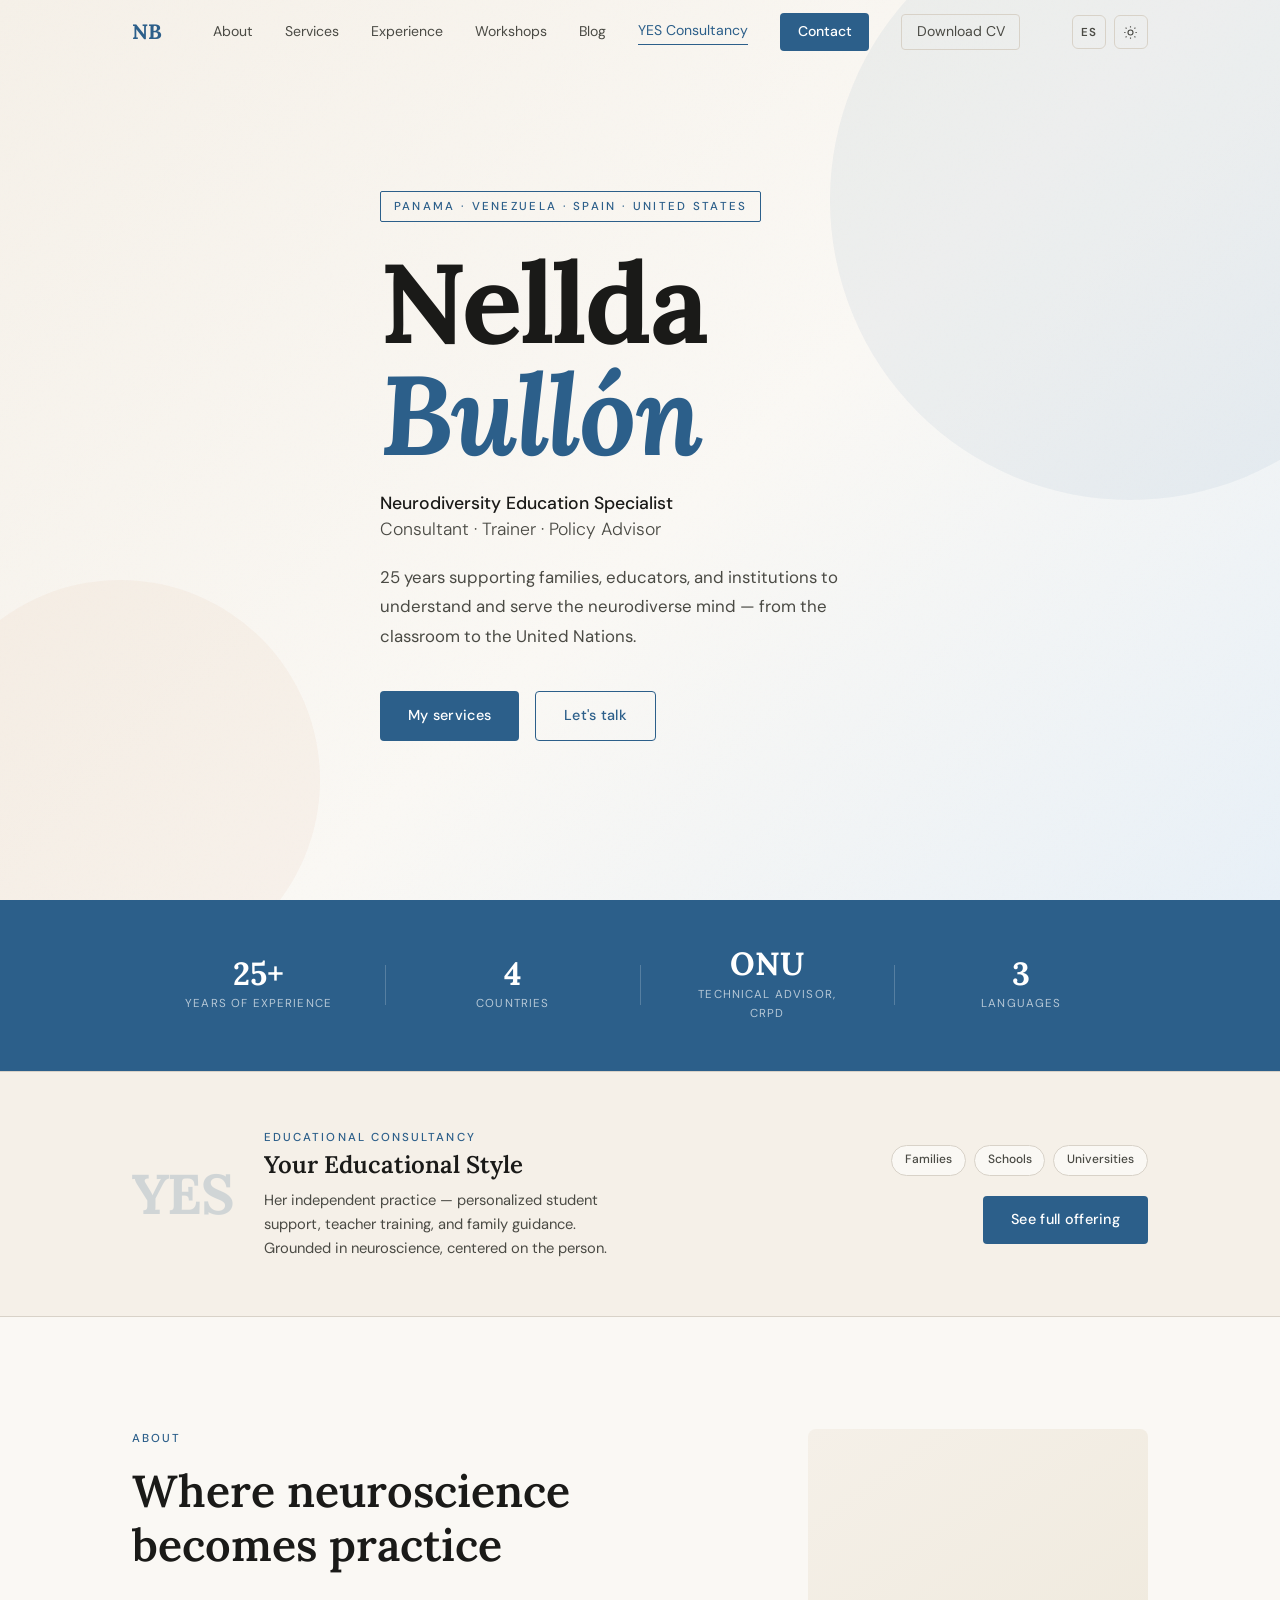
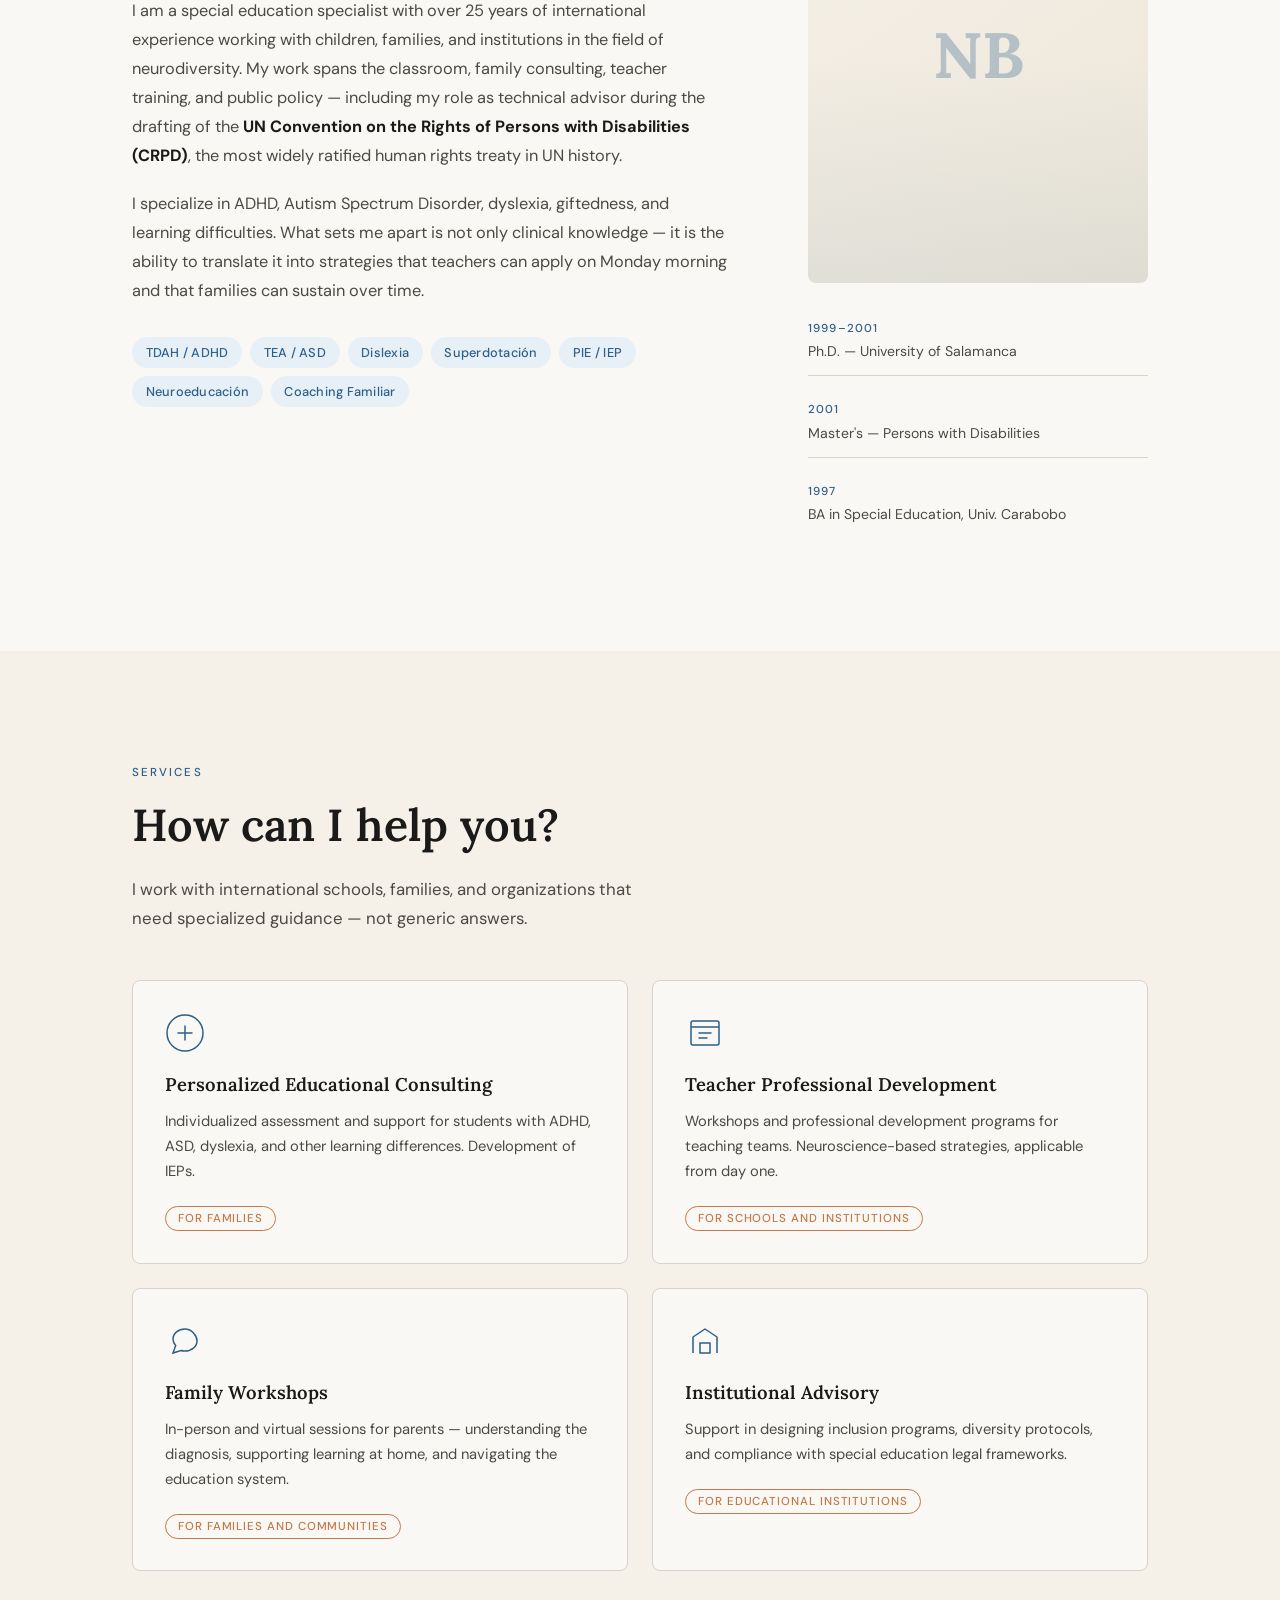
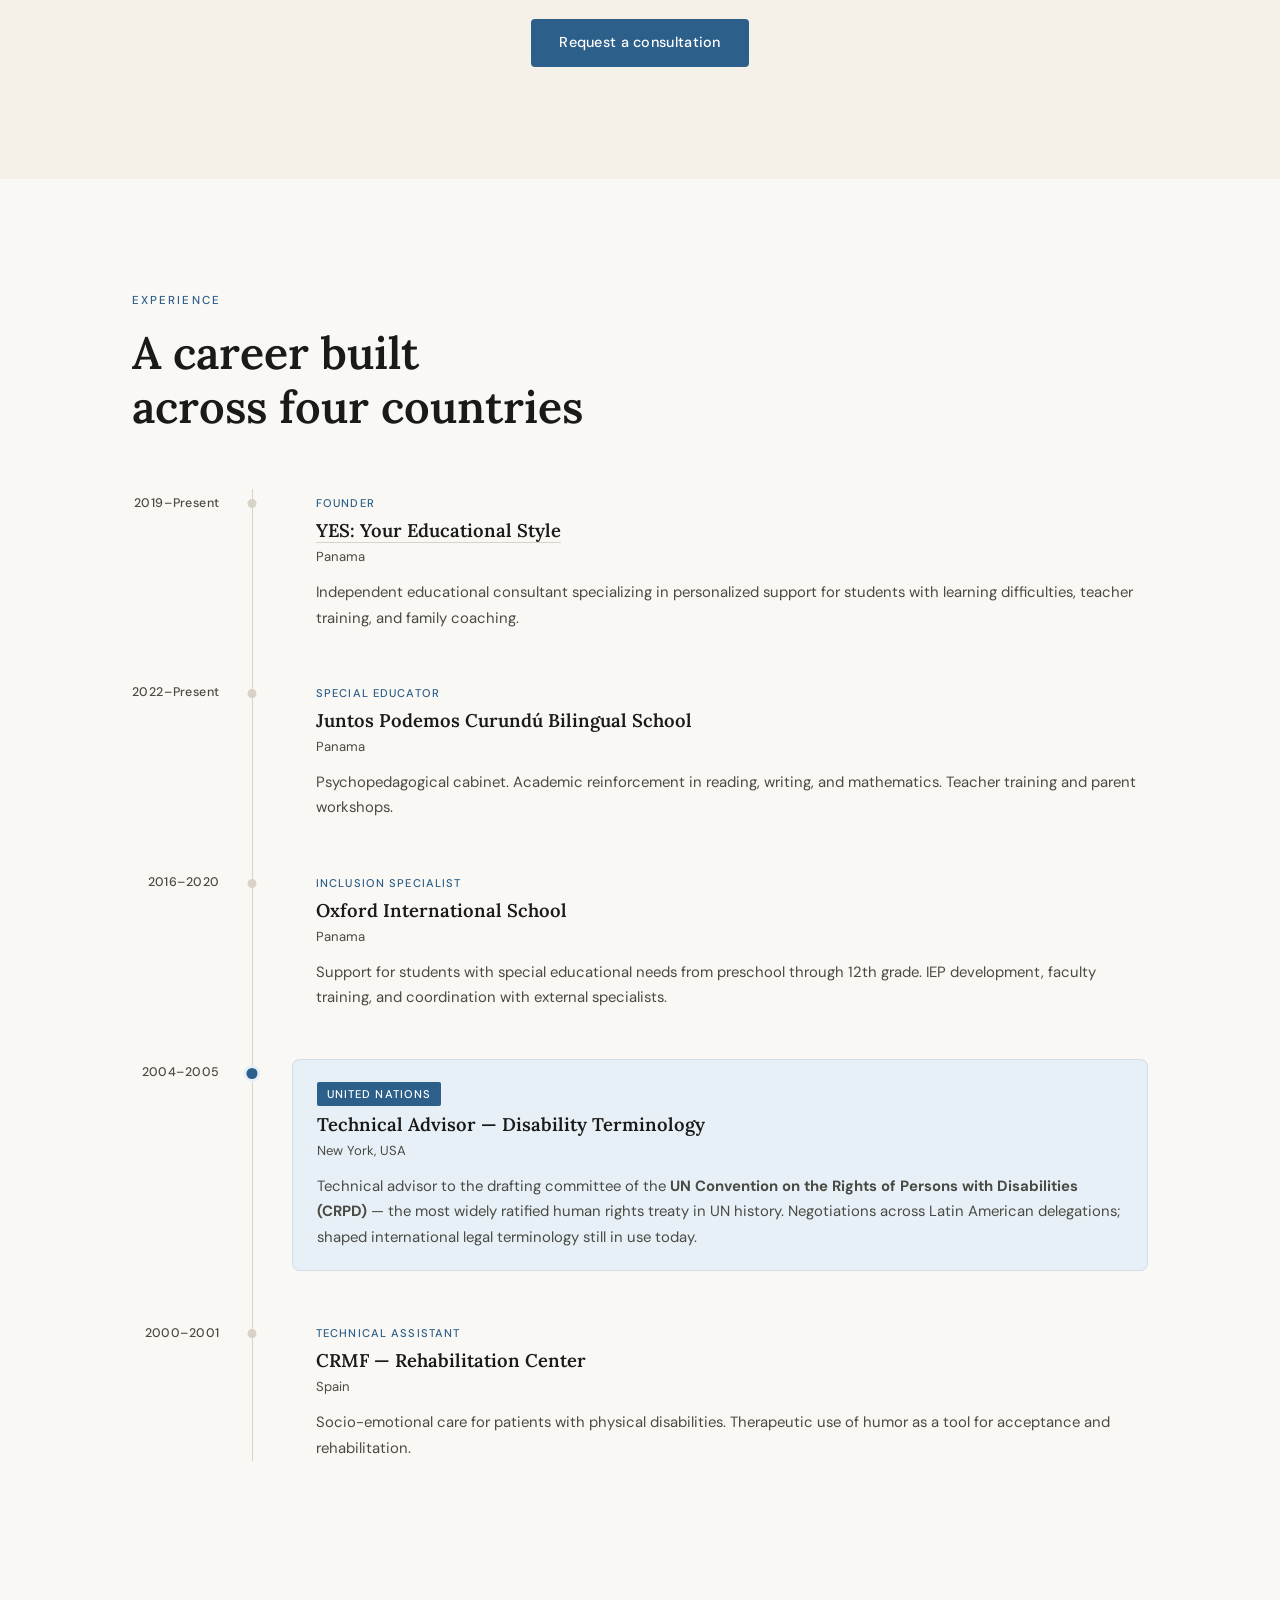
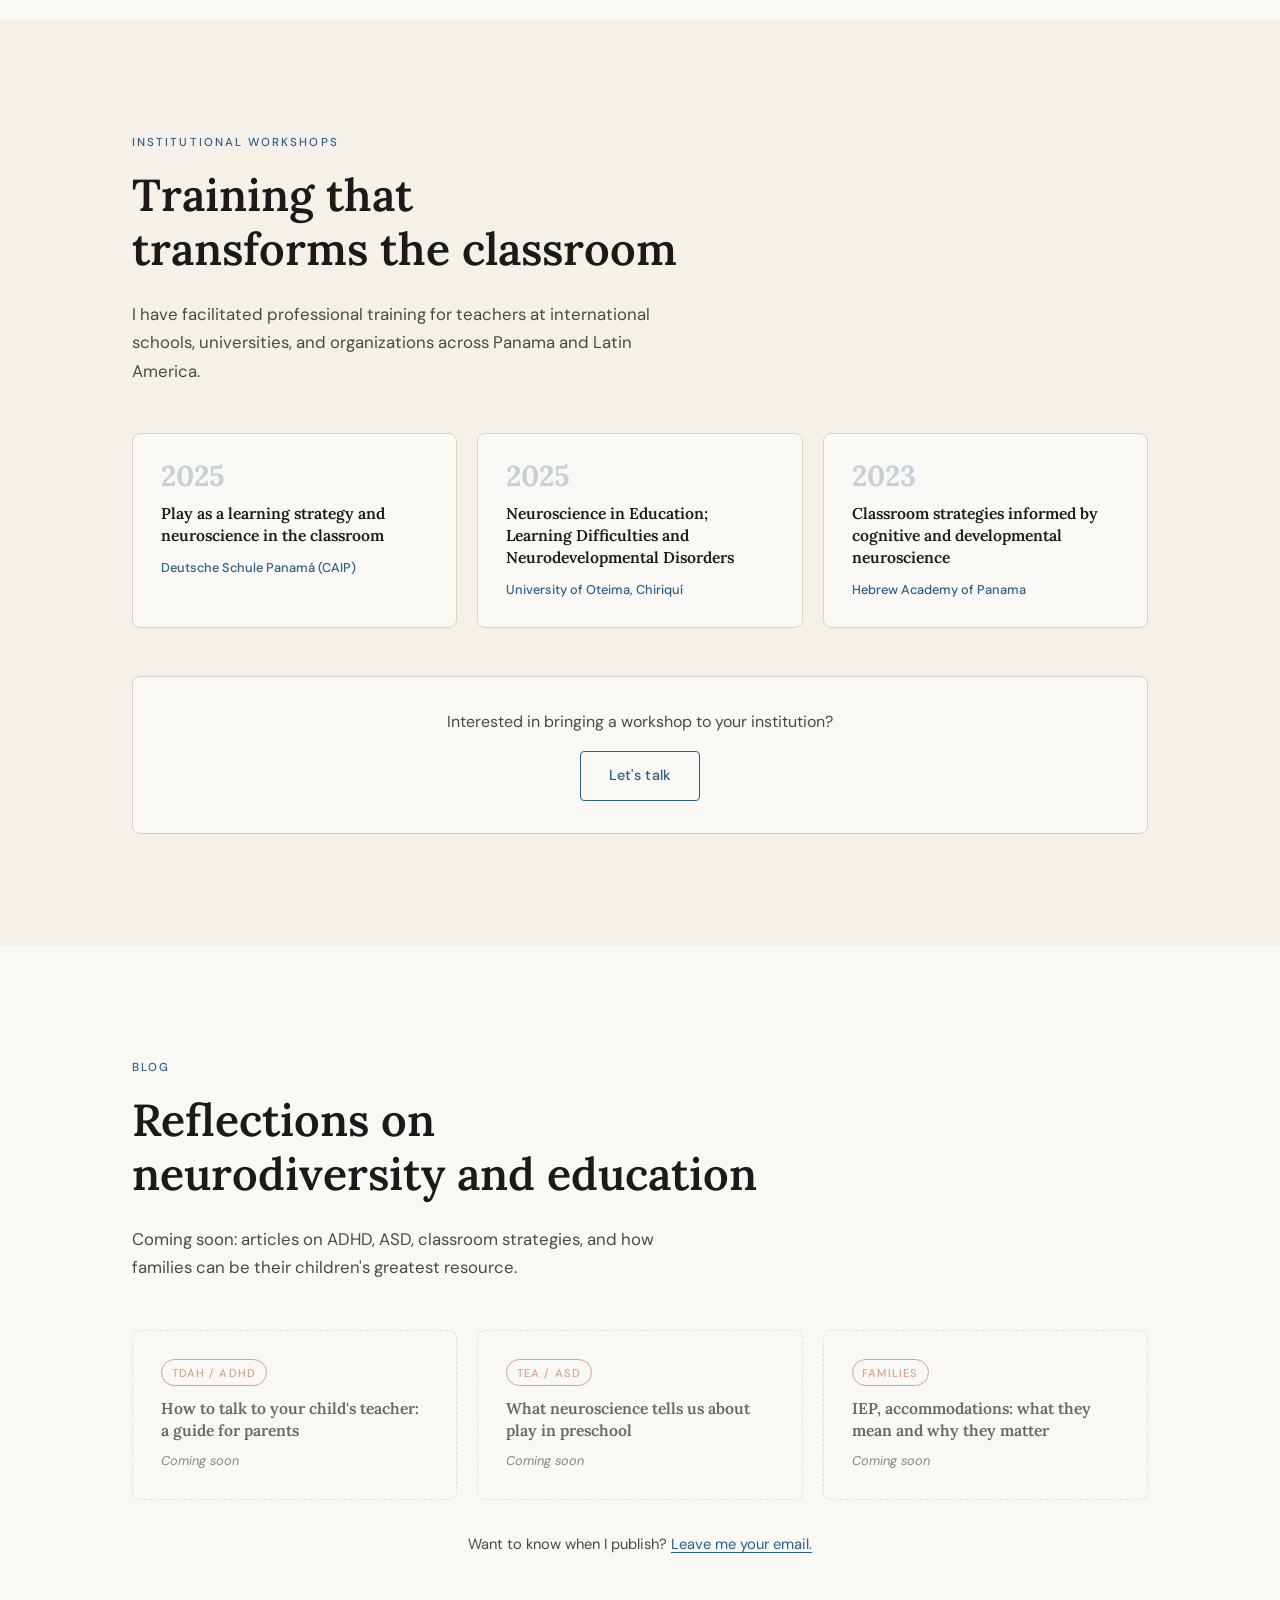
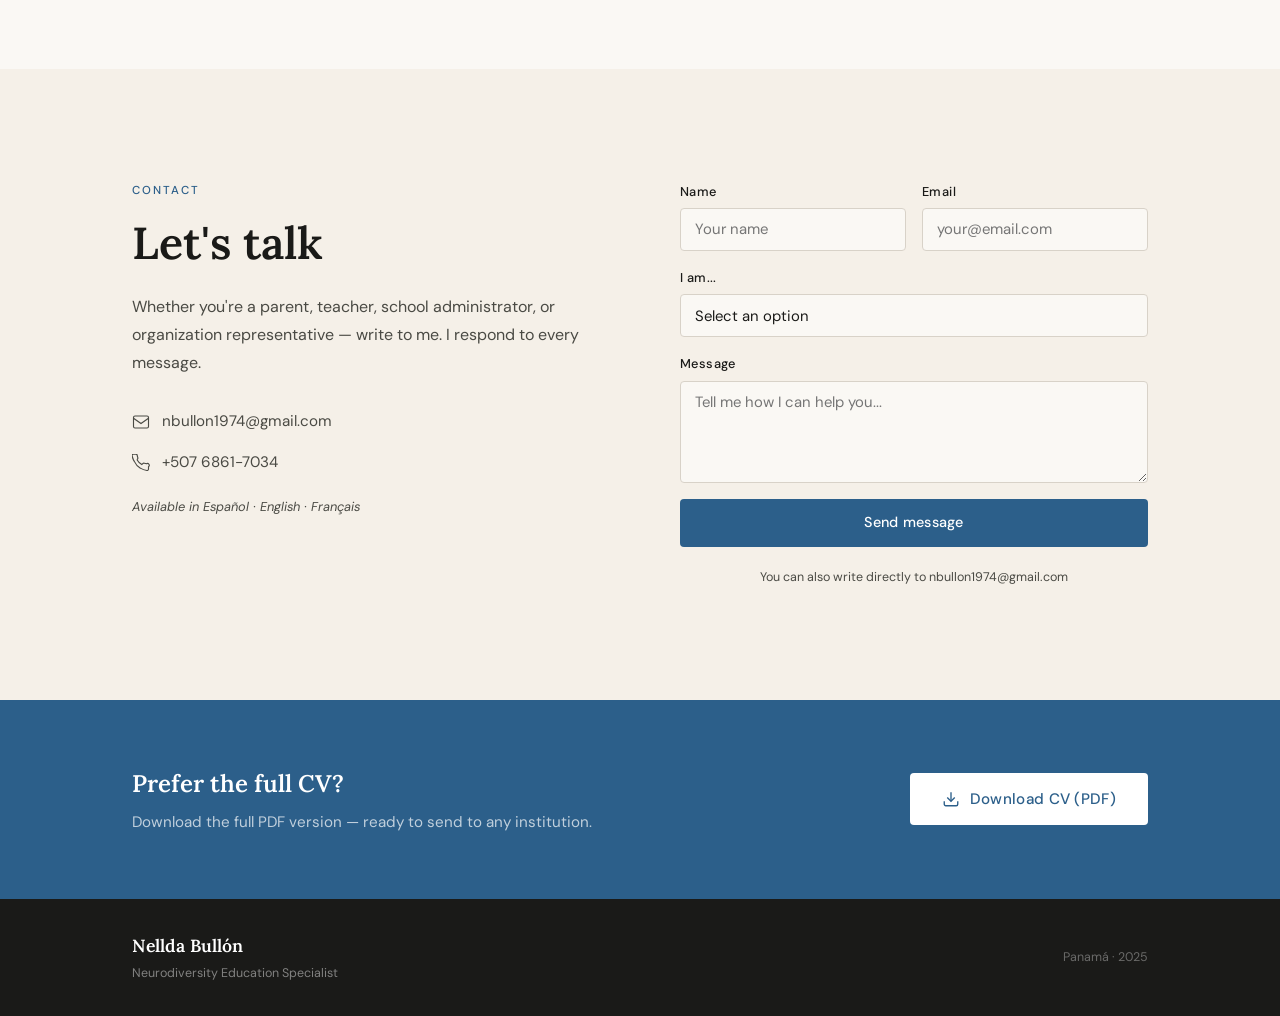
<file: index.html>
<!DOCTYPE html>
<html lang="en" data-theme="light" data-lang="en">
<head>
  <meta charset="UTF-8" />
  <meta name="viewport" content="width=device-width, initial-scale=1.0" />
  <title>Nellda Bullón — Educadora Especialista en Neurodiversidad</title>
  <meta name="description" content="Consultora en educación especial y neurodiversidad con 25 años de experiencia internacional." />
  <link rel="preconnect" href="https://fonts.googleapis.com" />
  <link rel="preconnect" href="https://fonts.gstatic.com" crossorigin />
  <link href="https://fonts.googleapis.com/css2?family=Lora:ital,wght@0,400;0,500;0,600;0,700;1,400;1,500&family=DM+Sans:ital,opsz,wght@0,9..40,300;0,9..40,400;0,9..40,500;1,9..40,300&display=swap" rel="stylesheet" />
  <link rel="stylesheet" href="css/style.css" />
</head>
<body>

  <!-- NAV -->
  <nav class="nav" id="nav">
    <div class="nav-inner">
      <a href="#inicio" class="nav-logo">NB</a>
      <div class="nav-links">
        <a href="#sobre-mi"    data-es="Sobre mí"     data-en="About">Sobre mí</a>
        <a href="#servicios"   data-es="Servicios"    data-en="Services">Servicios</a>
        <a href="#experiencia" data-es="Trayectoria"  data-en="Experience">Trayectoria</a>
        <a href="#talleres"    data-es="Talleres"     data-en="Workshops">Talleres</a>
        <a href="#blog"        data-es="Blog"         data-en="Blog">Blog</a>
        <a href="yes.html" class="nav-yes" data-es="YES Consultancy" data-en="YES Consultancy">YES Consultancy</a>
        <a href="#contacto"    data-es="Contacto"     data-en="Contact" class="nav-cta">Contacto</a>
        <a href="assets/Nellda_Bullon_CV.pdf" download class="nav-cv" data-es="Descargar CV" data-en="Download CV">Download CV</a>
      </div>
      <div class="nav-controls">
        <button class="toggle-btn" id="lang-toggle" aria-label="Switch language">
          <span id="lang-label">EN</span>
        </button>
        <button class="toggle-btn" id="theme-toggle" aria-label="Toggle dark mode">
          <svg class="icon-sun" viewBox="0 0 24 24" fill="none" stroke="currentColor" stroke-width="1.8"><circle cx="12" cy="12" r="4"/><path d="M12 2v2M12 20v2M4.22 4.22l1.42 1.42M18.36 18.36l1.42 1.42M2 12h2M20 12h2M4.22 19.78l1.42-1.42M18.36 5.64l1.42-1.42"/></svg>
          <svg class="icon-moon" viewBox="0 0 24 24" fill="none" stroke="currentColor" stroke-width="1.8"><path d="M21 12.79A9 9 0 1111.21 3 7 7 0 0021 12.79z"/></svg>
        </button>
        <button class="nav-burger" id="burger" aria-label="Menu">
          <span></span><span></span><span></span>
        </button>
      </div>
    </div>
    <div class="nav-mobile" id="mobile-menu">
      <a href="#sobre-mi"    data-es="Sobre mí"    data-en="About">Sobre mí</a>
      <a href="#servicios"   data-es="Servicios"   data-en="Services">Servicios</a>
      <a href="#experiencia" data-es="Trayectoria" data-en="Experience">Trayectoria</a>
      <a href="#talleres"    data-es="Talleres"    data-en="Workshops">Talleres</a>
      <a href="#blog"        data-es="Blog"        data-en="Blog">Blog</a>
      <a href="#contacto"    data-es="Contacto"    data-en="Contact">Contacto</a>
    </div>
  </nav>

  <!-- HERO -->
  <section class="hero" id="inicio">
    <div class="hero-bg">
      <div class="hero-shape hero-shape-1"></div>
      <div class="hero-shape hero-shape-2"></div>
      <div class="hero-grain"></div>
    </div>
    <div class="hero-content">
      <div class="hero-tag reveal"
        data-es="Panamá · Venezuela · España · Estados Unidos"
        data-en="Panama · Venezuela · Spain · United States">
        Panamá · Venezuela · España · Estados Unidos
      </div>
      <h1 class="hero-name reveal">Nellda<br><em>Bullón</em></h1>
      <p class="hero-title reveal"
        data-es="Educadora Especialista en Neurodiversidad<br><span>Consultora · Formadora · Asesora de Políticas</span>"
        data-en="Neurodiversity Education Specialist<br><span>Consultant · Trainer · Policy Advisor</span>">
        Educadora Especialista en Neurodiversidad<br>
        <span>Consultora · Formadora · Asesora de Políticas</span>
      </p>
      <p class="hero-summary reveal"
        data-es="25 años acompañando a familias, docentes e instituciones a entender y atender la mente neurodiversa — desde el aula hasta las Naciones Unidas."
        data-en="25 years supporting families, educators, and institutions to understand and serve the neurodiverse mind — from the classroom to the United Nations.">
        25 años acompañando a familias, docentes e instituciones a entender y atender la mente neurodiversa — desde el aula hasta las Naciones Unidas.
      </p>
      <div class="hero-actions reveal">
        <a href="#servicios" class="btn btn-primary" data-es="Mis servicios"  data-en="My services">Mis servicios</a>
        <a href="#contacto"  class="btn btn-ghost"   data-es="Conversemos"   data-en="Let's talk">Conversemos</a>
      </div>
    </div>
    <div class="hero-scroll reveal">
      <span>Scroll</span>
      <div class="hero-scroll-line"></div>
    </div>
  </section>

  <!-- STATS -->
  <section class="stats">
    <div class="stats-inner">
      <div class="stat reveal">
        <span class="stat-num">25+</span>
        <span class="stat-label" data-es="Años de experiencia" data-en="Years of experience">Años de experiencia</span>
      </div>
      <div class="stat-divider"></div>
      <div class="stat reveal">
        <span class="stat-num">4</span>
        <span class="stat-label" data-es="Países" data-en="Countries">Países</span>
      </div>
      <div class="stat-divider"></div>
      <div class="stat reveal">
        <span class="stat-num">ONU</span>
        <span class="stat-label" data-es="Asesora técnica, CDPD" data-en="Technical Advisor, CRPD">Asesora técnica, CDPD</span>
      </div>
      <div class="stat-divider"></div>
      <div class="stat reveal">
        <span class="stat-num">3</span>
        <span class="stat-label" data-es="Idiomas" data-en="Languages">Idiomas</span>
      </div>
    </div>
  </section>

  <!-- YES FEATURE BLOCK -->
  <section class="yes-feature">
    <div class="container">
      <div class="yes-feature-inner reveal">
        <div class="yes-feature-left">
          <div class="yes-feature-logo">YES</div>
          <div class="yes-feature-text">
            <div class="section-label" data-es="Consultoría Educativa" data-en="Educational Consultancy">Educational Consultancy</div>
            <h2 data-es="Your Educational Style" data-en="Your Educational Style">Your Educational Style</h2>
            <p data-es="Su práctica independiente — apoyo personalizado para estudiantes, formación docente y orientación para familias. Fundamentada en neurociencia, centrada en la persona."
               data-en="Her independent practice — personalized student support, teacher training, and family guidance. Grounded in neuroscience, centered on the person.">
              Her independent practice — personalized student support, teacher training, and family guidance. Grounded in neuroscience, centered on the person.
            </p>
          </div>
        </div>
        <div class="yes-feature-right">
          <div class="yes-feature-pills">
            <span data-es="Familias" data-en="Families">Families</span>
            <span data-es="Colegios" data-en="Schools">Schools</span>
            <span data-es="Universidades" data-en="Universities">Universities</span>
          </div>
          <a href="yes.html" class="btn btn-primary yes-feature-btn"
            data-es="Ver oferta completa" data-en="See full offering">See full offering →</a>
        </div>
      </div>
    </div>
  </section>

  <!-- ABOUT -->
  <section class="about section" id="sobre-mi">
    <div class="container">
      <div class="about-grid">
        <div class="about-text">
          <div class="section-label reveal" data-es="Sobre mí" data-en="About">Sobre mí</div>
          <h2 class="section-title reveal"
            data-es="Donde la neurociencia<br>se vuelve práctica"
            data-en="Where neuroscience<br>becomes practice">
            Donde la neurociencia<br>se vuelve práctica
          </h2>
          <p class="reveal"
            data-es="Soy educadora especialista con más de 25 años de experiencia internacional trabajando con niños, familias e instituciones en el ámbito de la neurodiversidad. Mi trabajo abarca el aula, la consultoría familiar, la formación docente y la política pública — incluyendo mi participación como asesora técnica durante la redacción de la <strong>Convención sobre los Derechos de las Personas con Discapacidad de la ONU</strong>, el tratado de derechos humanos más ratificado en la historia de Naciones Unidas."
            data-en="I am a special education specialist with over 25 years of international experience working with children, families, and institutions in the field of neurodiversity. My work spans the classroom, family consulting, teacher training, and public policy — including my role as technical advisor during the drafting of the <strong>UN Convention on the Rights of Persons with Disabilities (CRPD)</strong>, the most widely ratified human rights treaty in UN history.">
            Soy educadora especialista con más de 25 años de experiencia internacional. Mi trabajo abarca el aula, la consultoría familiar, la formación docente y la política pública — incluyendo mi rol como asesora técnica durante la redacción de la <strong>Convención sobre los Derechos de las Personas con Discapacidad de la ONU</strong>.
          </p>
          <p class="reveal"
            data-es="Me especializo en TDAH, Trastorno del Espectro Autista, dislexia, superdotación y dificultades de aprendizaje. Lo que me diferencia no es solo el conocimiento clínico — es la capacidad de traducirlo en estrategias que los docentes puedan aplicar el lunes por la mañana y que las familias puedan sostener en el tiempo."
            data-en="I specialize in ADHD, Autism Spectrum Disorder, dyslexia, giftedness, and learning difficulties. What sets me apart is not only clinical knowledge — it is the ability to translate it into strategies that teachers can apply on Monday morning and that families can sustain over time.">
            Me especializo en TDAH, TEA, dislexia, superdotación y dificultades de aprendizaje. Lo que me diferencia es la capacidad de traducir ese conocimiento en estrategias que los docentes puedan aplicar el lunes por la mañana y las familias sostener en el tiempo.
          </p>
          <div class="about-tags reveal">
            <span>TDAH / ADHD</span><span>TEA / ASD</span><span>Dislexia</span>
            <span>Superdotación</span><span>PIE / IEP</span><span>Neuroeducación</span><span>Coaching Familiar</span>
          </div>
        </div>
        <div class="about-aside reveal">
          <div class="about-photo-placeholder">
            <div class="photo-initials">NB</div>
          </div>
          <div class="about-credentials">
            <div class="credential">
              <span class="credential-year">1999–2001</span>
              <span class="credential-text" data-es="Ph.D. — Universidad de Salamanca" data-en="Ph.D. — University of Salamanca">Ph.D. — Universidad de Salamanca</span>
            </div>
            <div class="credential">
              <span class="credential-year">2001</span>
              <span class="credential-text" data-es="Máster — Personas con Discapacidad" data-en="Master's — Persons with Disabilities">Máster — Personas con Discapacidad</span>
            </div>
            <div class="credential">
              <span class="credential-year">1997</span>
              <span class="credential-text" data-es="Licenciatura en Educación Especial, Univ. Carabobo" data-en="BA in Special Education, Univ. Carabobo">Licenciatura en Educación Especial, Univ. Carabobo</span>
            </div>
          </div>
        </div>
      </div>
    </div>
  </section>

  <!-- SERVICES -->
  <section class="services section" id="servicios">
    <div class="container">
      <div class="section-label reveal" data-es="Servicios" data-en="Services">Servicios</div>
      <h2 class="section-title reveal" data-es="¿Cómo puedo ayudarte?" data-en="How can I help you?">¿Cómo puedo ayudarte?</h2>
      <p class="section-intro reveal"
        data-es="Trabajo con colegios internacionales, familias y organizaciones que necesitan orientación especializada, no respuestas genéricas."
        data-en="I work with international schools, families, and organizations that need specialized guidance — not generic answers.">
        Trabajo con colegios internacionales, familias y organizaciones que necesitan orientación especializada, no respuestas genéricas.
      </p>
      <div class="services-grid">
        <div class="service-card reveal">
          <div class="service-icon">
            <svg viewBox="0 0 40 40" fill="none"><circle cx="20" cy="20" r="18" stroke="currentColor" stroke-width="1.5"/><path d="M13 20h14M20 13v14" stroke="currentColor" stroke-width="1.5" stroke-linecap="round"/></svg>
          </div>
          <h3 data-es="Consultoría Educativa Personalizada" data-en="Personalized Educational Consulting">Consultoría Educativa Personalizada</h3>
          <p data-es="Evaluación y acompañamiento individualizado para estudiantes con TDAH, TEA, dislexia y otras diferencias de aprendizaje. Desarrollo de PIE/IEPs."
             data-en="Individualized assessment and support for students with ADHD, ASD, dyslexia, and other learning differences. Development of IEPs.">
            Evaluación y acompañamiento individualizado para estudiantes con TDAH, TEA, dislexia y otras diferencias de aprendizaje. Desarrollo de PIE/IEPs.</p>
          <span class="service-audience" data-es="Para familias" data-en="For families">Para familias</span>
        </div>
        <div class="service-card reveal">
          <div class="service-icon">
            <svg viewBox="0 0 40 40" fill="none"><rect x="6" y="8" width="28" height="24" rx="2" stroke="currentColor" stroke-width="1.5"/><path d="M6 14h28" stroke="currentColor" stroke-width="1.5"/><path d="M14 20h12M14 25h8" stroke="currentColor" stroke-width="1.5" stroke-linecap="round"/></svg>
          </div>
          <h3 data-es="Formación Docente" data-en="Teacher Professional Development">Formación Docente</h3>
          <p data-es="Talleres y programas de desarrollo profesional para equipos docentes. Estrategias basadas en neurociencia, aplicables desde el primer día."
             data-en="Workshops and professional development programs for teaching teams. Neuroscience-based strategies, applicable from day one.">
            Talleres y programas de desarrollo profesional para equipos docentes. Estrategias basadas en neurociencia, aplicables desde el primer día.</p>
          <span class="service-audience" data-es="Para colegios e instituciones" data-en="For schools and institutions">Para colegios e instituciones</span>
        </div>
        <div class="service-card reveal">
          <div class="service-icon">
            <svg viewBox="0 0 40 40" fill="none"><path d="M20 8c-6.627 0-12 4.477-12 10 0 2.5 1.02 4.78 2.7 6.5L8 32l8-2.5A13.1 13.1 0 0020 30c6.627 0 12-4.477 12-10S26.627 8 20 8z" stroke="currentColor" stroke-width="1.5"/></svg>
          </div>
          <h3 data-es="Talleres para Familias" data-en="Family Workshops">Talleres para Familias</h3>
          <p data-es="Sesiones presenciales y virtuales para padres — cómo entender el diagnóstico, apoyar el aprendizaje en casa y navegar el sistema educativo."
             data-en="In-person and virtual sessions for parents — understanding the diagnosis, supporting learning at home, and navigating the education system.">
            Sesiones presenciales y virtuales para padres — cómo entender el diagnóstico, apoyar el aprendizaje en casa y navegar el sistema educativo.</p>
          <span class="service-audience" data-es="Para familias y comunidades" data-en="For families and communities">Para familias y comunidades</span>
        </div>
        <div class="service-card reveal">
          <div class="service-icon">
            <svg viewBox="0 0 40 40" fill="none"><path d="M8 32V16l12-8 12 8v16" stroke="currentColor" stroke-width="1.5" stroke-linejoin="round"/><rect x="15" y="22" width="10" height="10" stroke="currentColor" stroke-width="1.5"/></svg>
          </div>
          <h3 data-es="Asesoría Institucional" data-en="Institutional Advisory">Asesoría Institucional</h3>
          <p data-es="Apoyo en el diseño de programas de inclusión, protocolos de atención a la diversidad y cumplimiento de marcos legales de educación especial."
             data-en="Support in designing inclusion programs, diversity protocols, and compliance with special education legal frameworks.">
            Apoyo en el diseño de programas de inclusión, protocolos de atención a la diversidad y cumplimiento de marcos legales de educación especial.</p>
          <span class="service-audience" data-es="Para instituciones educativas" data-en="For educational institutions">Para instituciones educativas</span>
        </div>
      </div>
      <div class="services-cta reveal">
        <a href="#contacto" class="btn btn-primary" data-es="Solicitar una consulta" data-en="Request a consultation">Solicitar una consulta</a>
      </div>
    </div>
  </section>

  <!-- EXPERIENCE -->
  <section class="experience section" id="experiencia">
    <div class="container">
      <div class="section-label reveal" data-es="Trayectoria" data-en="Experience">Trayectoria</div>
      <h2 class="section-title reveal"
        data-es="Una carrera construida<br>en cuatro países"
        data-en="A career built<br>across four countries">
        Una carrera construida<br>en cuatro países
      </h2>
      <div class="timeline">

        <div class="timeline-item reveal">
          <div class="timeline-marker"><span class="timeline-year">2019–<span data-es="Hoy" data-en="Present">Hoy</span></span></div>
          <div class="timeline-content">
            <div class="timeline-tag" data-es="Fundadora" data-en="Founder">Founder</div>
            <h3><a href="yes.html" class="timeline-link">YES: Your Educational Style</a></h3>
            <p class="timeline-location" data-es="Panamá" data-en="Panama">Panamá</p>
            <p data-es="Consultora educativa independiente especializada en apoyo personalizado para estudiantes con dificultades de aprendizaje, formación docente y coaching para familias."
               data-en="Independent educational consultant specializing in personalized support for students with learning difficulties, teacher training, and family coaching.">
              Consultora educativa independiente especializada en apoyo personalizado, formación docente y coaching para familias.</p>
          </div>
        </div>

        <div class="timeline-item reveal">
          <div class="timeline-marker"><span class="timeline-year">2022–<span data-es="Hoy" data-en="Present">Hoy</span></span></div>
          <div class="timeline-content">
            <div class="timeline-tag" data-es="Educadora Especial" data-en="Special Educator">Educadora Especial</div>
            <h3 data-es="Colegio Bilingüe Juntos Podemos Curundú" data-en="Juntos Podemos Curundú Bilingual School">Colegio Bilingüe Juntos Podemos Curundú</h3>
            <p class="timeline-location" data-es="Panamá" data-en="Panama">Panamá</p>
            <p data-es="Gabinete psicopedagógico. Refuerzo académico en lectura, escritura y matemáticas. Formación docente y talleres para padres."
               data-en="Psychopedagogical cabinet. Academic reinforcement in reading, writing, and mathematics. Teacher training and parent workshops.">
              Gabinete psicopedagógico. Refuerzo académico en lectura, escritura y matemáticas. Formación docente y talleres para padres.</p>
          </div>
        </div>

        <div class="timeline-item reveal">
          <div class="timeline-marker"><span class="timeline-year">2016–2020</span></div>
          <div class="timeline-content">
            <div class="timeline-tag" data-es="Especialista en Inclusión" data-en="Inclusion Specialist">Especialista en Inclusión</div>
            <h3>Oxford International School</h3>
            <p class="timeline-location" data-es="Panamá" data-en="Panama">Panamá</p>
            <p data-es="Atención a estudiantes con necesidades educativas especiales desde preescolar hasta 12.° grado. Desarrollo de PIE/IEPs, formación docente y coordinación con especialistas externos."
               data-en="Support for students with special educational needs from preschool through 12th grade. IEP development, faculty training, and coordination with external specialists.">
              Atención a estudiantes con necesidades educativas especiales desde preescolar hasta 12.° grado. Desarrollo de PIE/IEPs y formación docente.</p>
          </div>
        </div>

        <div class="timeline-item timeline-item--highlight reveal">
          <div class="timeline-marker"><span class="timeline-year">2004–2005</span></div>
          <div class="timeline-content">
            <div class="timeline-tag timeline-tag--un" data-es="Naciones Unidas" data-en="United Nations">Naciones Unidas</div>
            <h3 data-es="Asesora Técnica — Terminología sobre Discapacidad" data-en="Technical Advisor — Disability Terminology">Asesora Técnica — Terminología sobre Discapacidad</h3>
            <p class="timeline-location" data-es="Nueva York, EE.UU." data-en="New York, USA">Nueva York, EE.UU.</p>
            <p data-es="Asesora técnica del comité redactor de la <strong>Convención sobre los Derechos de las Personas con Discapacidad (CDPD)</strong> — el tratado de derechos humanos más ratificado en la historia de la ONU. Negociaciones entre delegaciones latinoamericanas y definición de terminología internacional vigente."
               data-en="Technical advisor to the drafting committee of the <strong>UN Convention on the Rights of Persons with Disabilities (CRPD)</strong> — the most widely ratified human rights treaty in UN history. Negotiations across Latin American delegations; shaped international legal terminology still in use today.">
              Asesora técnica del comité redactor de la <strong>Convención sobre los Derechos de las Personas con Discapacidad (CDPD)</strong> — el tratado de derechos humanos más ratificado en la historia de la ONU.</p>
          </div>
        </div>

        <div class="timeline-item reveal">
          <div class="timeline-marker"><span class="timeline-year">2000–2001</span></div>
          <div class="timeline-content">
            <div class="timeline-tag" data-es="Asistente Técnica" data-en="Technical Assistant">Asistente Técnica</div>
            <h3 data-es="CRMF — Centro de Rehabilitación" data-en="CRMF — Rehabilitation Center">CRMF — Centro de Rehabilitación</h3>
            <p class="timeline-location" data-es="España" data-en="Spain">España</p>
            <p data-es="Atención socioemocional a pacientes con discapacidad física. Uso terapéutico del humor como herramienta de aceptación y rehabilitación."
               data-en="Socio-emotional care for patients with physical disabilities. Therapeutic use of humor as a tool for acceptance and rehabilitation.">
              Atención socioemocional a pacientes con discapacidad física. Uso terapéutico del humor como herramienta de aceptación.</p>
          </div>
        </div>

      </div>
    </div>
  </section>

  <!-- WORKSHOPS -->
  <section class="workshops section" id="talleres">
    <div class="container">
      <div class="section-label reveal" data-es="Talleres Institucionales" data-en="Institutional Workshops">Talleres Institucionales</div>
      <h2 class="section-title reveal"
        data-es="Formación que<br>transforma el aula"
        data-en="Training that<br>transforms the classroom">
        Formación que<br>transforma el aula
      </h2>
      <p class="section-intro reveal"
        data-es="He facilitado formación profesional para docentes en colegios internacionales, universidades y organizaciones en Panamá y América Latina."
        data-en="I have facilitated professional training for teachers at international schools, universities, and organizations across Panama and Latin America.">
        He facilitado formación profesional para docentes en colegios internacionales, universidades y organizaciones en Panamá y América Latina.
      </p>
      <div class="workshops-grid">
        <div class="workshop-card reveal">
          <span class="workshop-year">2025</span>
          <h4 data-es="El juego como estrategia de aprendizaje y neurociencia en el aula"
              data-en="Play as a learning strategy and neuroscience in the classroom">El juego como estrategia de aprendizaje y neurociencia en el aula</h4>
          <p class="workshop-client">Deutsche Schule Panamá (CAIP)</p>
        </div>
        <div class="workshop-card reveal">
          <span class="workshop-year">2025</span>
          <h4 data-es="Neurociencia en Educación; Dificultades de Aprendizaje y Trastornos del Neurodesarrollo"
              data-en="Neuroscience in Education; Learning Difficulties and Neurodevelopmental Disorders">Neurociencia en Educación; Dificultades de Aprendizaje y Trastornos del Neurodesarrollo</h4>
          <p class="workshop-client" data-es="Universidad Oteima, Chiriquí" data-en="University of Oteima, Chiriquí">Universidad Oteima, Chiriquí</p>
        </div>
        <div class="workshop-card reveal">
          <span class="workshop-year">2023</span>
          <h4 data-es="Estrategias de aula informadas por neurociencia cognitiva y del desarrollo"
              data-en="Classroom strategies informed by cognitive and developmental neuroscience">Estrategias de aula informadas por neurociencia cognitiva y del desarrollo</h4>
          <p class="workshop-client">Hebrew Academy of Panama</p>
        </div>
      </div>
      <div class="workshops-cta reveal">
        <p data-es="¿Interesada en llevar un taller a tu institución?" data-en="Interested in bringing a workshop to your institution?">¿Interesada en llevar un taller a tu institución?</p>
        <a href="#contacto" class="btn btn-outline" data-es="Hablemos" data-en="Let's talk">Hablemos</a>
      </div>
    </div>
  </section>

  <!-- BLOG -->
  <section class="blog section" id="blog">
    <div class="container">
      <div class="section-label reveal" data-es="Blog" data-en="Blog">Blog</div>
      <h2 class="section-title reveal"
        data-es="Reflexiones sobre<br>neurodiversidad y educación"
        data-en="Reflections on<br>neurodiversity and education">
        Reflexiones sobre<br>neurodiversidad y educación
      </h2>
      <p class="section-intro reveal"
        data-es="Próximamente: artículos sobre TDAH, TEA, estrategias de aula y cómo las familias pueden ser el mayor recurso de sus hijos."
        data-en="Coming soon: articles on ADHD, ASD, classroom strategies, and how families can be their children's greatest resource.">
        Próximamente: artículos sobre TDAH, TEA, estrategias de aula y cómo las familias pueden ser el mayor recurso de sus hijos.
      </p>
      <div class="blog-coming-soon reveal">
        <div class="blog-placeholder">
          <div class="blog-placeholder-card">
            <span class="blog-placeholder-tag">TDAH / ADHD</span>
            <h4 data-es="Cómo hablarle a un maestro sobre tu hijo: una guía para padres"
                data-en="How to talk to your child's teacher: a guide for parents">Cómo hablarle a un maestro sobre tu hijo: una guía para padres</h4>
            <p data-es="Próximamente" data-en="Coming soon">Próximamente</p>
          </div>
          <div class="blog-placeholder-card">
            <span class="blog-placeholder-tag">TEA / ASD</span>
            <h4 data-es="Lo que la neurociencia nos dice sobre el juego en preescolar"
                data-en="What neuroscience tells us about play in preschool">Lo que la neurociencia nos dice sobre el juego en preescolar</h4>
            <p data-es="Próximamente" data-en="Coming soon">Próximamente</p>
          </div>
          <div class="blog-placeholder-card">
            <span class="blog-placeholder-tag" data-es="Familias" data-en="Families">Familias</span>
            <h4 data-es="PIE, IEP, adecuaciones: qué significan y por qué importan"
                data-en="IEP, accommodations: what they mean and why they matter">PIE, IEP, adecuaciones: qué significan y por qué importan</h4>
            <p data-es="Próximamente" data-en="Coming soon">Próximamente</p>
          </div>
        </div>
        <p class="blog-notify">
          <span data-es="¿Quieres saber cuándo publique? " data-en="Want to know when I publish? ">¿Quieres saber cuándo publique? </span>
          <a href="#contacto" data-es="Déjame tu email." data-en="Leave me your email.">Déjame tu email.</a>
        </p>
      </div>
    </div>
  </section>

  <!-- CONTACT -->
  <section class="contact section" id="contacto">
    <div class="container">
      <div class="contact-grid">
        <div class="contact-left reveal">
          <div class="section-label" data-es="Contacto" data-en="Contact">Contacto</div>
          <h2 class="section-title" data-es="Conversemos" data-en="Let's talk">Conversemos</h2>
          <p data-es="Si eres padre, docente, directivo de un colegio o representante de una organización y crees que puedo ayudarte — escríbeme. Respondo a todos los mensajes."
             data-en="Whether you're a parent, teacher, school administrator, or organization representative — write to me. I respond to every message.">
            Si eres padre, docente, directivo de un colegio o representante de una organización y crees que puedo ayudarte — escríbeme. Respondo a todos los mensajes.</p>
          <div class="contact-details">
            <a href="mailto:nbullon1974@gmail.com" class="contact-link">
              <svg viewBox="0 0 24 24" fill="none" stroke="currentColor" stroke-width="1.5"><rect x="2" y="4" width="20" height="16" rx="2"/><path d="m2 7 10 7 10-7"/></svg>
              nbullon1974@gmail.com
            </a>
            <a href="tel:+50768617034" class="contact-link">
              <svg viewBox="0 0 24 24" fill="none" stroke="currentColor" stroke-width="1.5"><path d="M22 16.92v3a2 2 0 01-2.18 2 19.79 19.79 0 01-8.63-3.07A19.5 19.5 0 013.07 9.81a19.79 19.79 0 01-3.07-8.64A2 2 0 012 .18h3a2 2 0 012 1.72c.127.96.361 1.903.7 2.81a2 2 0 01-.45 2.11L6.91 7.91a16 16 0 006.16 6.16l1.27-1.27a2 2 0 012.11-.45c.907.339 1.85.573 2.81.7A2 2 0 0122 16.92z"/></svg>
              +507 6861-7034
            </a>
            <div class="contact-lang">
              <span data-es="Atiendo en Español · English · Français" data-en="Available in Español · English · Français">Atiendo en Español · English · Français</span>
            </div>
          </div>
        </div>
        <div class="contact-right reveal">
          <form class="contact-form" id="contact-form">
            <div class="form-row">
              <div class="form-group">
                <label for="name" data-es="Nombre" data-en="Name">Nombre</label>
                <input type="text" id="name" name="name" placeholder="Tu nombre"
                  data-es-placeholder="Tu nombre" data-en-placeholder="Your name" required />
              </div>
              <div class="form-group">
                <label for="email">Email</label>
                <input type="email" id="email" name="email" placeholder="tu@email.com"
                  data-es-placeholder="tu@email.com" data-en-placeholder="your@email.com" required />
              </div>
            </div>
            <div class="form-group">
              <label for="type" data-es="Soy..." data-en="I am...">Soy...</label>
              <select id="type" name="type">
                <option value="" data-es="Selecciona una opción" data-en="Select an option">Selecciona una opción</option>
                <option value="familia" data-es="Padre / Madre / Familia" data-en="Parent / Family">Padre / Madre / Familia</option>
                <option value="docente" data-es="Docente" data-en="Teacher / Educator">Docente</option>
                <option value="institucion" data-es="Directivo / Institución educativa" data-en="Administrator / Institution">Directivo / Institución educativa</option>
                <option value="otro" data-es="Otro" data-en="Other">Otro</option>
              </select>
            </div>
            <div class="form-group">
              <label for="message" data-es="Mensaje" data-en="Message">Mensaje</label>
              <textarea id="message" name="message" rows="4"
                placeholder="Cuéntame cómo puedo ayudarte..."
                data-es-placeholder="Cuéntame cómo puedo ayudarte..."
                data-en-placeholder="Tell me how I can help you..." required></textarea>
            </div>
            <button type="submit" class="btn btn-primary btn-full"
              data-es="Enviar mensaje" data-en="Send message">Enviar mensaje</button>
            <p class="form-note"
              data-es="También puedes escribirme directamente a nbullon1974@gmail.com"
              data-en="You can also write directly to nbullon1974@gmail.com">
              También puedes escribirme directamente a nbullon1974@gmail.com</p>
          </form>
        </div>
      </div>
    </div>
  </section>

  <!-- CV DOWNLOAD -->
  <section class="cv-download">
    <div class="container">
      <div class="cv-download-inner reveal">
        <div class="cv-download-text">
          <h3 data-es="¿Prefieres el CV completo?" data-en="Prefer the full CV?">Prefer the full CV?</h3>
          <p data-es="Descarga la versión completa en PDF — lista para enviar a cualquier institución."
             data-en="Download the full PDF version — ready to send to any institution.">Download the full PDF version — ready to send to any institution.</p>
        </div>
        <a href="assets/Nellda_Bullon_CV.pdf" download class="btn btn-primary cv-btn">
          <svg viewBox="0 0 24 24" fill="none" stroke="currentColor" stroke-width="1.8"><path d="M21 15v4a2 2 0 01-2 2H5a2 2 0 01-2-2v-4"/><polyline points="7 10 12 15 17 10"/><line x1="12" y1="15" x2="12" y2="3"/></svg>
          <span data-es="Descargar CV (PDF)" data-en="Download CV (PDF)">Download CV (PDF)</span>
        </a>
      </div>
    </div>
  </section>

  <!-- FOOTER -->
  <footer class="footer">
    <div class="container">
      <div class="footer-inner">
        <div class="footer-left">
          <span class="footer-logo">Nellda Bullón</span>
          <span class="footer-tagline"
            data-es="Educadora Especialista en Neurodiversidad"
            data-en="Neurodiversity Education Specialist">Educadora Especialista en Neurodiversidad</span>
        </div>
        <div class="footer-right"><span>Panamá · 2025</span></div>
      </div>
    </div>
  </footer>

  <script src="js/main.js"></script>
</body>
</html>
</file>
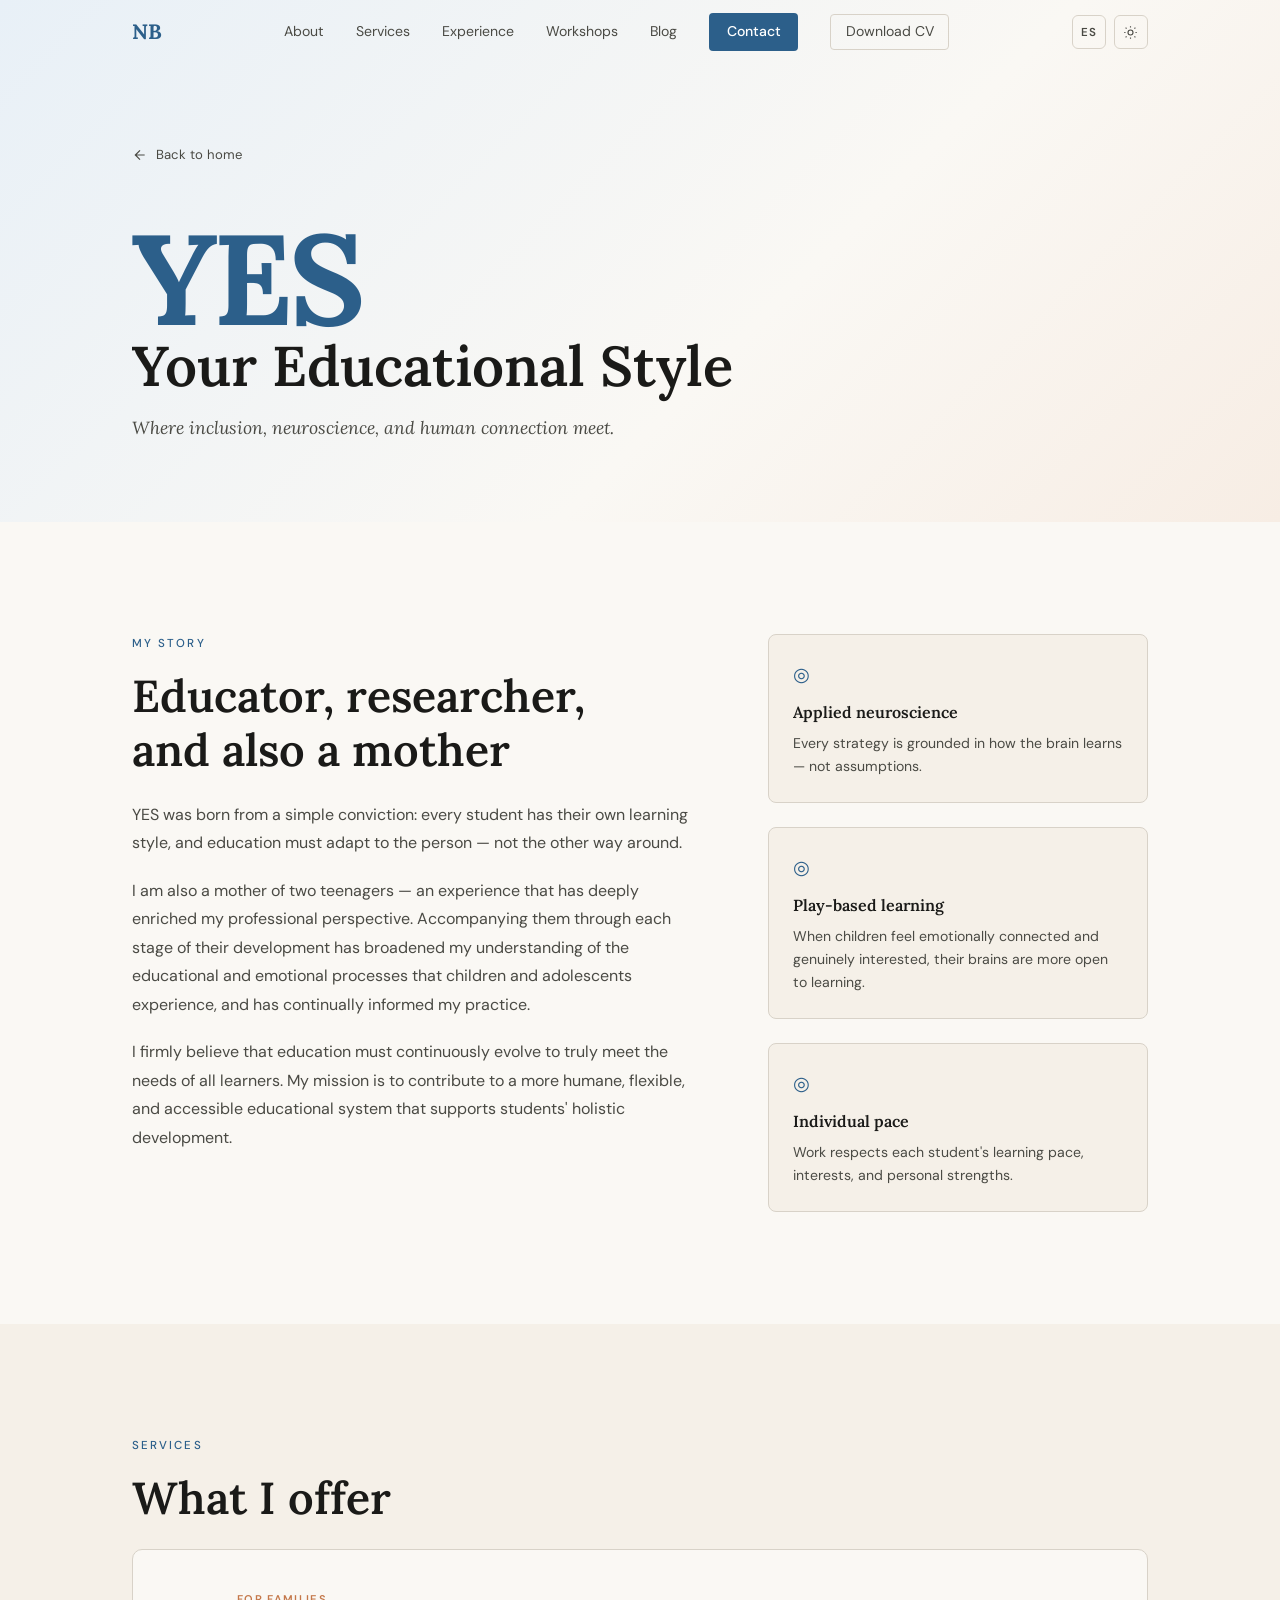
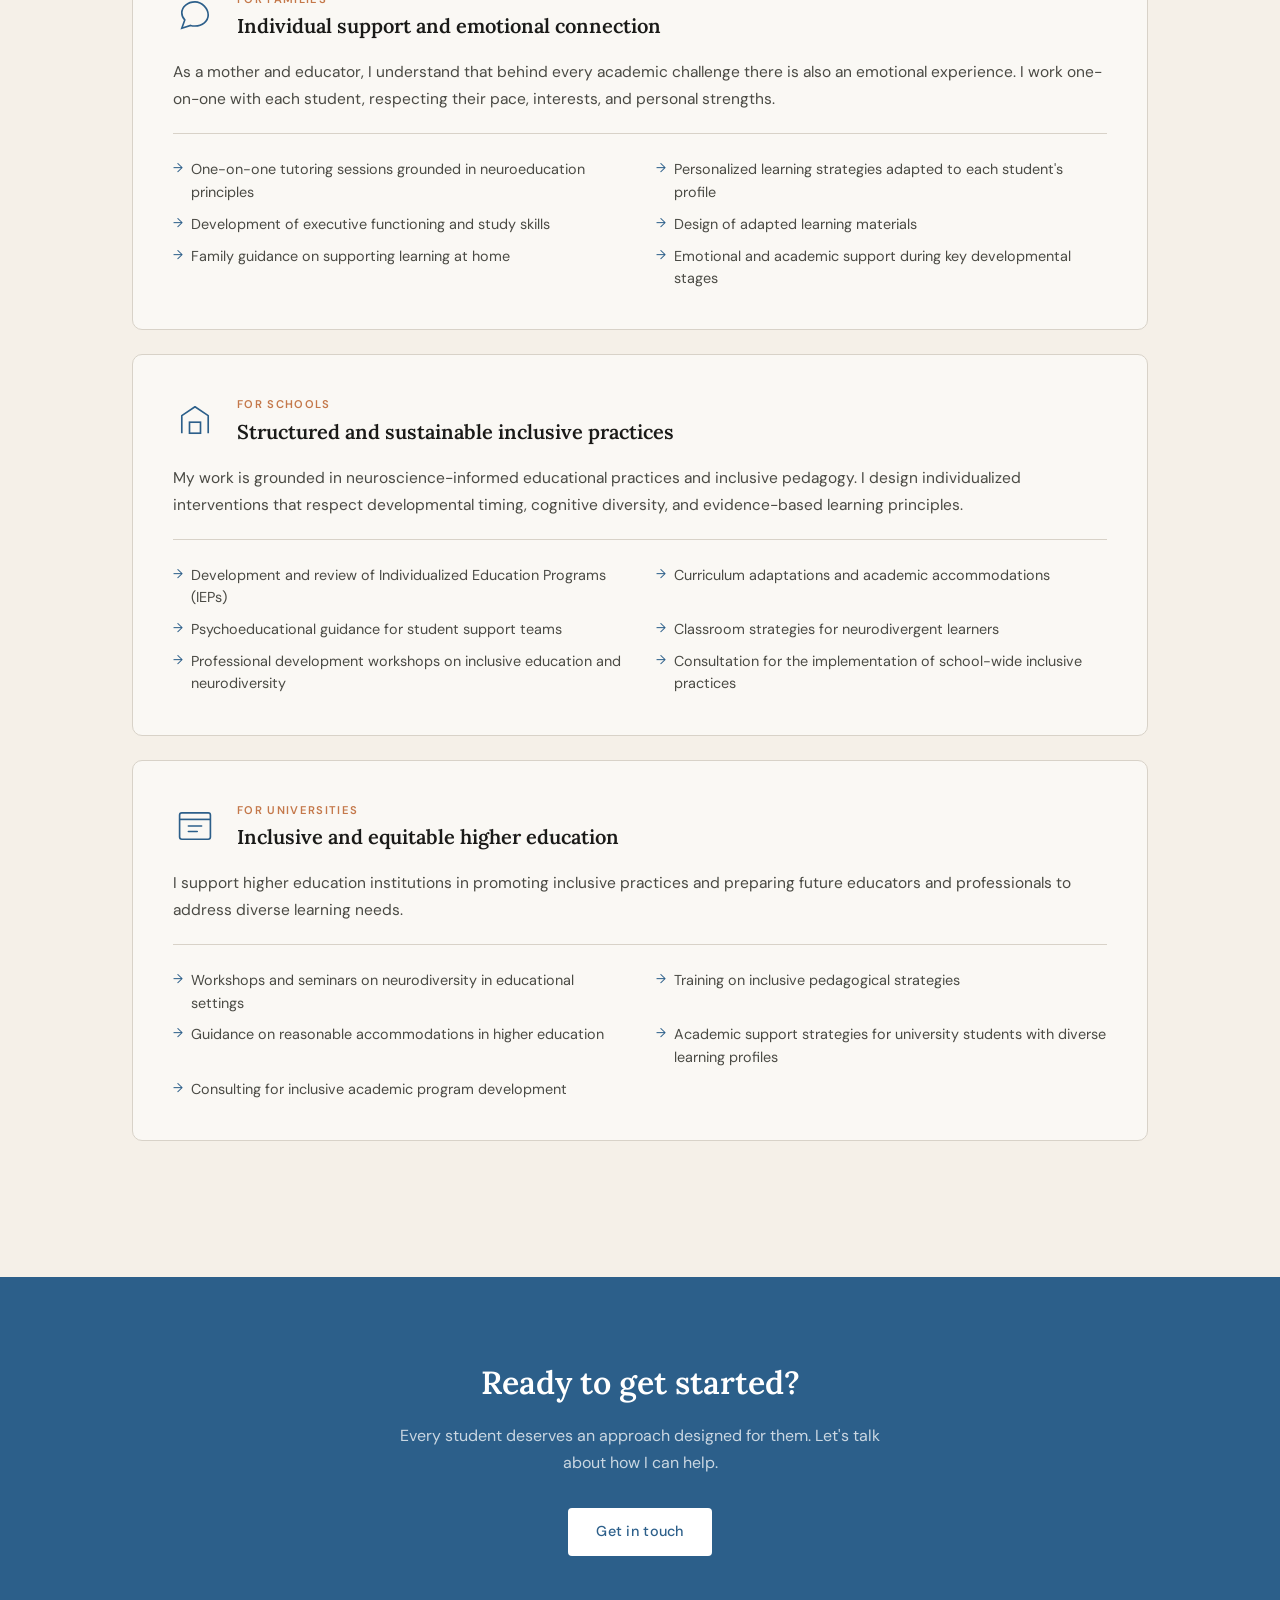
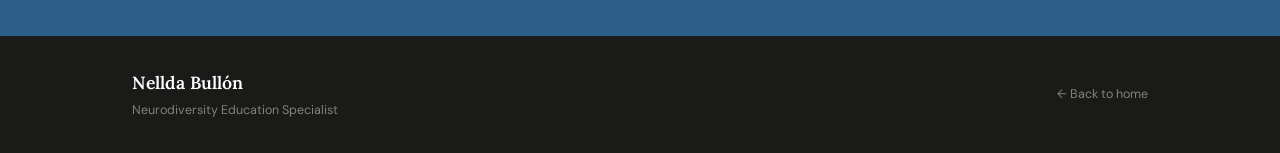
<file: yes.html>
<!DOCTYPE html>
<html lang="en" data-theme="light" data-lang="en">
<head>
  <meta charset="UTF-8" />
  <meta name="viewport" content="width=device-width, initial-scale=1.0" />
  <title>YES: Your Educational Style — Nellda Bullón</title>
  <meta name="description" content="YES: Your Educational Style — where inclusion, neuroscience, and human connection meet. Services for schools, universities, and families." />
  <link rel="preconnect" href="https://fonts.googleapis.com" />
  <link rel="preconnect" href="https://fonts.gstatic.com" crossorigin />
  <link href="https://fonts.googleapis.com/css2?family=Lora:ital,wght@0,400;0,500;0,600;0,700;1,400;1,500&family=DM+Sans:ital,opsz,wght@0,9..40,300;0,9..40,400;0,9..40,500;1,9..40,300&display=swap" rel="stylesheet" />
  <link rel="stylesheet" href="css/style.css" />
  <link rel="stylesheet" href="css/yes.css" />
</head>
<body>

  <!-- NAV -->
  <nav class="nav scrolled" id="nav">
    <div class="nav-inner">
      <a href="index.html" class="nav-logo">NB</a>
      <div class="nav-links">
        <a href="index.html#sobre-mi"    data-es="Sobre mí"    data-en="About">About</a>
        <a href="index.html#servicios"   data-es="Servicios"   data-en="Services">Services</a>
        <a href="index.html#experiencia" data-es="Trayectoria" data-en="Experience">Experience</a>
        <a href="index.html#talleres"    data-es="Talleres"    data-en="Workshops">Workshops</a>
        <a href="index.html#blog"        data-es="Blog"        data-en="Blog">Blog</a>
        <a href="index.html#contacto"    data-es="Contacto"    data-en="Contact" class="nav-cta">Contact</a>
        <a href="assets/Nellda_Bullon_CV.pdf" download class="nav-cv" data-es="Descargar CV" data-en="Download CV">Download CV</a>
      </div>
      <div class="nav-controls">
        <button class="toggle-btn" id="lang-toggle" aria-label="Switch language">
          <span id="lang-label">ES</span>
        </button>
        <button class="toggle-btn" id="theme-toggle" aria-label="Toggle dark mode">
          <svg class="icon-sun" viewBox="0 0 24 24" fill="none" stroke="currentColor" stroke-width="1.8"><circle cx="12" cy="12" r="4"/><path d="M12 2v2M12 20v2M4.22 4.22l1.42 1.42M18.36 18.36l1.42 1.42M2 12h2M20 12h2M4.22 19.78l1.42-1.42M18.36 5.64l1.42-1.42"/></svg>
          <svg class="icon-moon" viewBox="0 0 24 24" fill="none" stroke="currentColor" stroke-width="1.8"><path d="M21 12.79A9 9 0 1111.21 3 7 7 0 0021 12.79z"/></svg>
        </button>
        <button class="nav-burger" id="burger" aria-label="Menu">
          <span></span><span></span><span></span>
        </button>
      </div>
    </div>
    <div class="nav-mobile" id="mobile-menu">
      <a href="index.html#sobre-mi">About</a>
      <a href="index.html#servicios">Services</a>
      <a href="index.html#experiencia">Experience</a>
      <a href="index.html#talleres">Workshops</a>
      <a href="index.html#contacto">Contact</a>
    </div>
  </nav>

  <!-- HERO -->
  <section class="yes-hero">
    <div class="yes-hero-bg"></div>
    <div class="container">
      <a href="index.html" class="yes-back reveal">
        <svg viewBox="0 0 24 24" fill="none" stroke="currentColor" stroke-width="1.8"><path d="M19 12H5M12 19l-7-7 7-7"/></svg>
        <span data-es="Volver al inicio" data-en="Back to home">Back to home</span>
      </a>
      <div class="yes-hero-content">
        <div class="yes-logo reveal">YES</div>
        <h1 class="reveal"
          data-es="Your Educational Style"
          data-en="Your Educational Style">Your Educational Style</h1>
        <p class="yes-tagline reveal"
          data-es="Donde la inclusión, la neurociencia y la conexión humana se encuentran."
          data-en="Where inclusion, neuroscience, and human connection meet.">
          Where inclusion, neuroscience, and human connection meet.
        </p>
      </div>
    </div>
  </section>

  <!-- PHILOSOPHY -->
  <section class="yes-philosophy section">
    <div class="container">
      <div class="yes-philosophy-grid">
        <div class="yes-philosophy-text">
          <div class="section-label reveal" data-es="Mi historia" data-en="My story">My story</div>
          <h2 class="section-title reveal"
            data-es="Educadora, investigadora,<br>y también madre"
            data-en="Educator, researcher,<br>and also a mother">
            Educator, researcher,<br>and also a mother
          </h2>
          <p class="reveal"
            data-es="YES nació de una convicción simple: cada estudiante tiene un estilo de aprendizaje propio, y la educación debe adaptarse a la persona — no al revés."
            data-en="YES was born from a simple conviction: every student has their own learning style, and education must adapt to the person — not the other way around.">
            YES was born from a simple conviction: every student has their own learning style, and education must adapt to the person — not the other way around.
          </p>
          <p class="reveal"
            data-es="Soy madre de dos adolescentes, una experiencia que ha enriquecido profundamente mi perspectiva profesional. Acompañarlos en cada etapa de su desarrollo me ha dado una comprensión más amplia de los procesos educativos y emocionales que viven los niños — y ha fortalecido continuamente mi práctica."
            data-en="I am also a mother of two teenagers — an experience that has deeply enriched my professional perspective. Accompanying them through each stage of their development has broadened my understanding of the educational and emotional processes that children and adolescents experience, and has continually informed my practice.">
            I am also a mother of two teenagers — an experience that has deeply enriched my professional perspective. Accompanying them through each stage of their development has broadened my understanding of the educational and emotional processes that children and adolescents experience, and has continually informed my practice.
          </p>
          <p class="reveal"
            data-es="Creo firmemente que la educación debe evolucionar continuamente para responder de verdad a las necesidades de todos los aprendices. Mi misión es contribuir a un sistema educativo más humano, flexible y accesible."
            data-en="I firmly believe that education must continuously evolve to truly meet the needs of all learners. My mission is to contribute to a more humane, flexible, and accessible educational system that supports students' holistic development.">
            I firmly believe that education must continuously evolve to truly meet the needs of all learners. My mission is to contribute to a more humane, flexible, and accessible educational system that supports students' holistic development.
          </p>
        </div>
        <div class="yes-philosophy-aside reveal">
          <div class="yes-pillars">
            <div class="yes-pillar">
              <span class="yes-pillar-icon">◎</span>
              <h4 data-es="Neurociencia aplicada" data-en="Applied neuroscience">Applied neuroscience</h4>
              <p data-es="Cada estrategia está fundamentada en cómo aprende el cerebro — no en suposiciones."
                 data-en="Every strategy is grounded in how the brain learns — not assumptions.">Every strategy is grounded in how the brain learns — not assumptions.</p>
            </div>
            <div class="yes-pillar">
              <span class="yes-pillar-icon">◎</span>
              <h4 data-es="Aprendizaje basado en el juego" data-en="Play-based learning">Play-based learning</h4>
              <p data-es="Cuando los niños se sienten emocionalmente conectados e interesados, su cerebro está más abierto al aprendizaje."
                 data-en="When children feel emotionally connected and genuinely interested, their brains are more open to learning.">When children feel emotionally connected and genuinely interested, their brains are more open to learning.</p>
            </div>
            <div class="yes-pillar">
              <span class="yes-pillar-icon">◎</span>
              <h4 data-es="Ritmo individual" data-en="Individual pace">Individual pace</h4>
              <p data-es="El trabajo respeta el ritmo de aprendizaje, los intereses y el perfil personal de cada estudiante."
                 data-en="Work respects each student's learning pace, interests, and personal strengths.">Work respects each student's learning pace, interests, and personal strengths.</p>
            </div>
          </div>
        </div>
      </div>
    </div>
  </section>

  <!-- SERVICES -->
  <section class="yes-services section">
    <div class="container">
      <div class="section-label reveal" data-es="Servicios" data-en="Services">Services</div>
      <h2 class="section-title reveal"
        data-es="Lo que ofrezco"
        data-en="What I offer">What I offer</h2>

      <!-- FOR FAMILIES -->
      <div class="yes-service-block reveal">
        <div class="yes-service-header">
          <div class="yes-service-icon">
            <svg viewBox="0 0 40 40" fill="none"><path d="M20 8c-6.627 0-12 4.477-12 10 0 2.5 1.02 4.78 2.7 6.5L8 32l8-2.5A13.1 13.1 0 0020 30c6.627 0 12-4.477 12-10S26.627 8 20 8z" stroke="currentColor" stroke-width="1.5"/></svg>
          </div>
          <div>
            <div class="yes-service-tag" data-es="Para familias" data-en="For families">For families</div>
            <h3 data-es="Apoyo individual y conexión emocional" data-en="Individual support and emotional connection">Individual support and emotional connection</h3>
          </div>
        </div>
        <p class="yes-service-lead"
          data-es="Como madre y educadora, entiendo que detrás de cada desafío académico hay también una experiencia emocional. Trabajo uno a uno con cada estudiante, respetando su ritmo, sus intereses y sus fortalezas."
          data-en="As a mother and educator, I understand that behind every academic challenge there is also an emotional experience. I work one-on-one with each student, respecting their pace, interests, and personal strengths.">
          As a mother and educator, I understand that behind every academic challenge there is also an emotional experience. I work one-on-one with each student, respecting their pace, interests, and personal strengths.
        </p>
        <ul class="yes-list">
          <li data-es="Sesiones de tutoría individualizadas basadas en principios de neuroeducación"
              data-en="One-on-one tutoring sessions grounded in neuroeducation principles">One-on-one tutoring sessions grounded in neuroeducation principles</li>
          <li data-es="Estrategias de aprendizaje personalizadas adaptadas al perfil de cada estudiante"
              data-en="Personalized learning strategies adapted to each student's profile">Personalized learning strategies adapted to each student's profile</li>
          <li data-es="Desarrollo de funciones ejecutivas y técnicas de estudio"
              data-en="Development of executive functioning and study skills">Development of executive functioning and study skills</li>
          <li data-es="Diseño de materiales de aprendizaje adaptados"
              data-en="Design of adapted learning materials">Design of adapted learning materials</li>
          <li data-es="Orientación familiar sobre cómo apoyar el aprendizaje en casa"
              data-en="Family guidance on supporting learning at home">Family guidance on supporting learning at home</li>
          <li data-es="Apoyo emocional y académico durante etapas clave del desarrollo"
              data-en="Emotional and academic support during key developmental stages">Emotional and academic support during key developmental stages</li>
        </ul>
      </div>

      <!-- FOR SCHOOLS -->
      <div class="yes-service-block reveal">
        <div class="yes-service-header">
          <div class="yes-service-icon">
            <svg viewBox="0 0 40 40" fill="none"><path d="M8 32V16l12-8 12 8v16" stroke="currentColor" stroke-width="1.5" stroke-linejoin="round"/><rect x="15" y="22" width="10" height="10" stroke="currentColor" stroke-width="1.5"/></svg>
          </div>
          <div>
            <div class="yes-service-tag" data-es="Para colegios" data-en="For schools">For schools</div>
            <h3 data-es="Prácticas inclusivas estructuradas y sostenibles" data-en="Structured and sustainable inclusive practices">Structured and sustainable inclusive practices</h3>
          </div>
        </div>
        <p class="yes-service-lead"
          data-es="Mi trabajo está fundamentado en prácticas educativas informadas por la neurociencia y la pedagogía inclusiva. Diseño intervenciones individualizadas que respetan el tiempo del desarrollo, la diversidad cognitiva y los principios de aprendizaje basados en evidencia."
          data-en="My work is grounded in neuroscience-informed educational practices and inclusive pedagogy. I design individualized interventions that respect developmental timing, cognitive diversity, and evidence-based learning principles.">
          My work is grounded in neuroscience-informed educational practices and inclusive pedagogy. I design individualized interventions that respect developmental timing, cognitive diversity, and evidence-based learning principles.
        </p>
        <ul class="yes-list">
          <li data-es="Desarrollo y revisión de Programas de Educación Individualizada (PIE/IEP)"
              data-en="Development and review of Individualized Education Programs (IEPs)">Development and review of Individualized Education Programs (IEPs)</li>
          <li data-es="Adaptaciones curriculares y acomodaciones académicas"
              data-en="Curriculum adaptations and academic accommodations">Curriculum adaptations and academic accommodations</li>
          <li data-es="Orientación psicoeducativa para equipos de apoyo estudiantil"
              data-en="Psychoeducational guidance for student support teams">Psychoeducational guidance for student support teams</li>
          <li data-es="Estrategias de aula para estudiantes neurodivergentes"
              data-en="Classroom strategies for neurodivergent learners">Classroom strategies for neurodivergent learners</li>
          <li data-es="Talleres de desarrollo profesional en educación inclusiva y neurodiversidad"
              data-en="Professional development workshops on inclusive education and neurodiversity">Professional development workshops on inclusive education and neurodiversity</li>
          <li data-es="Consultoría para la implementación de prácticas inclusivas institucionales"
              data-en="Consultation for the implementation of school-wide inclusive practices">Consultation for the implementation of school-wide inclusive practices</li>
        </ul>
      </div>

      <!-- FOR UNIVERSITIES -->
      <div class="yes-service-block reveal">
        <div class="yes-service-header">
          <div class="yes-service-icon">
            <svg viewBox="0 0 40 40" fill="none"><rect x="6" y="8" width="28" height="24" rx="2" stroke="currentColor" stroke-width="1.5"/><path d="M6 14h28" stroke="currentColor" stroke-width="1.5"/><path d="M14 20h12M14 25h8" stroke="currentColor" stroke-width="1.5" stroke-linecap="round"/></svg>
          </div>
          <div>
            <div class="yes-service-tag" data-es="Para universidades" data-en="For universities">For universities</div>
            <h3 data-es="Educación superior inclusiva y equitativa" data-en="Inclusive and equitable higher education">Inclusive and equitable higher education</h3>
          </div>
        </div>
        <p class="yes-service-lead"
          data-es="Apoyo a las instituciones de educación superior en la promoción de prácticas inclusivas y en la preparación de futuros educadores para atender la diversidad de aprendizajes."
          data-en="I support higher education institutions in promoting inclusive practices and preparing future educators and professionals to address diverse learning needs.">
          I support higher education institutions in promoting inclusive practices and preparing future educators and professionals to address diverse learning needs.
        </p>
        <ul class="yes-list">
          <li data-es="Talleres y seminarios sobre neurodiversidad en entornos educativos"
              data-en="Workshops and seminars on neurodiversity in educational settings">Workshops and seminars on neurodiversity in educational settings</li>
          <li data-es="Formación en estrategias pedagógicas inclusivas"
              data-en="Training on inclusive pedagogical strategies">Training on inclusive pedagogical strategies</li>
          <li data-es="Orientación sobre acomodaciones razonables en educación superior"
              data-en="Guidance on reasonable accommodations in higher education">Guidance on reasonable accommodations in higher education</li>
          <li data-es="Estrategias de apoyo académico para estudiantes universitarios con perfiles diversos"
              data-en="Academic support strategies for university students with diverse learning profiles">Academic support strategies for university students with diverse learning profiles</li>
          <li data-es="Consultoría para el desarrollo de programas académicos inclusivos"
              data-en="Consulting for inclusive academic program development">Consulting for inclusive academic program development</li>
        </ul>
      </div>

    </div>
  </section>

  <!-- CTA -->
  <section class="yes-cta">
    <div class="container">
      <div class="yes-cta-inner reveal">
        <h3 data-es="¿Listo para empezar?" data-en="Ready to get started?">Ready to get started?</h3>
        <p data-es="Cada estudiante merece un enfoque diseñado para él. Conversemos sobre cómo puedo ayudar."
           data-en="Every student deserves an approach designed for them. Let's talk about how I can help.">
          Every student deserves an approach designed for them. Let's talk about how I can help.
        </p>
        <a href="index.html#contacto" class="btn btn-primary"
          data-es="Escribirme" data-en="Get in touch">Get in touch</a>
      </div>
    </div>
  </section>

  <!-- FOOTER -->
  <footer class="footer">
    <div class="container">
      <div class="footer-inner">
        <div class="footer-left">
          <span class="footer-logo">Nellda Bullón</span>
          <span class="footer-tagline"
            data-es="Educadora Especialista en Neurodiversidad"
            data-en="Neurodiversity Education Specialist">Neurodiversity Education Specialist</span>
        </div>
        <div class="footer-right">
          <a href="index.html" style="color:rgba(255,255,255,0.45); font-size:0.78rem;"
            data-es="← Volver al inicio" data-en="← Back to home">← Back to home</a>
        </div>
      </div>
    </div>
  </footer>

  <script src="js/main.js"></script>
</body>
</html>
</file>
<file: css/style.css>
/* ─── TOKENS ────────────────────────────────────────────────────────────────── */
:root {
  --ink:         #1a1a18;
  --ink-soft:    #4a4a44;
  --sand:        #f5f0e8;
  --sand-dark:   #ede7d9;
  --cream:       #faf8f4;
  --accent:      #2c5f8a;
  --accent-light:#3a7ab5;
  --accent-pale: #e8f0f7;
  --warm:        #c4784a;
  --warm-pale:   #f7ede4;
  --line:        #d8d2c8;

  --font-display: 'Lora', Georgia, serif;
  --font-body:    'DM Sans', system-ui, sans-serif;
  --max-w: 1080px;
  --nav-h: 64px;
  --ease-out: cubic-bezier(0.16, 1, 0.3, 1);
}

/* ─── DARK MODE ─────────────────────────────────────────────────────────────── */
[data-theme="dark"] {
  --ink:         #f0ede8;
  --ink-soft:    #a8a49e;
  --sand:        #1e1c1a;
  --sand-dark:   #252320;
  --cream:       #171614;
  --accent:      #5a9fd4;
  --accent-light:#74b3e3;
  --accent-pale: #1a2a38;
  --warm:        #d4935a;
  --warm-pale:   #2a1f18;
  --line:        #2e2c28;
}
[data-theme="dark"] .nav.scrolled {
  background: rgba(23,22,20,0.96);
}
[data-theme="dark"] .hero-bg {
  background: linear-gradient(135deg, #1e1c1a 0%, #171614 55%, #1a2a38 100%);
}
[data-theme="dark"] .stats { background: #1a2a38; }
[data-theme="dark"] .service-card,
[data-theme="dark"] .workshop-card,
[data-theme="dark"] .workshops-cta,
[data-theme="dark"] .blog-placeholder-card { background: #1e1c1a; }
[data-theme="dark"] .about-photo-placeholder {
  background: linear-gradient(145deg, #252320 0%, #1e1c1a 100%);
}
[data-theme="dark"] .timeline-item--highlight .timeline-content { background: #1a2a38; }
[data-theme="dark"] .footer { background: #0f0e0d; }
[data-theme="dark"] .form-group input,
[data-theme="dark"] .form-group select,
[data-theme="dark"] .form-group textarea { background: #1e1c1a; color: var(--ink); }

/* ─── RESET ─────────────────────────────────────────────────────────────────── */
*, *::before, *::after { box-sizing: border-box; margin: 0; padding: 0; }
html { scroll-behavior: smooth; font-size: 16px; }
body {
  font-family: var(--font-body);
  background: var(--cream);
  color: var(--ink);
  line-height: 1.65;
  overflow-x: hidden;
}
a { color: inherit; text-decoration: none; }
img { max-width: 100%; display: block; }
button { cursor: pointer; border: none; background: none; font: inherit; }

/* ─── UTILITIES ─────────────────────────────────────────────────────────────── */
.container { max-width: var(--max-w); margin: 0 auto; padding: 0 2rem; }
.section { padding: 7rem 0; }
.section-label {
  font-family: var(--font-body);
  font-size: 0.72rem;
  font-weight: 500;
  letter-spacing: 0.18em;
  text-transform: uppercase;
  color: var(--accent);
  margin-bottom: 1rem;
}
.section-title {
  font-family: var(--font-display);
  font-size: clamp(2rem, 4vw, 2.8rem);
  font-weight: 600;
  line-height: 1.2;
  color: var(--ink);
  margin-bottom: 1.5rem;
}
.section-title em { font-style: italic; color: var(--accent); }
.section-intro {
  font-size: 1.05rem;
  color: var(--ink-soft);
  max-width: 540px;
  margin-bottom: 3rem;
  line-height: 1.7;
}

/* ─── REVEAL ANIMATIONS ─────────────────────────────────────────────────────── */
.reveal {
  opacity: 0;
  transform: translateY(24px);
  transition: opacity 0.7s var(--ease-out), transform 0.7s var(--ease-out);
}
.reveal.visible {
  opacity: 1;
  transform: translateY(0);
}

/* ─── BUTTONS ───────────────────────────────────────────────────────────────── */
.btn {
  display: inline-flex;
  align-items: center;
  gap: 0.5rem;
  font-family: var(--font-body);
  font-size: 0.9rem;
  font-weight: 500;
  padding: 0.75rem 1.75rem;
  border-radius: 4px;
  transition: all 0.2s;
  letter-spacing: 0.02em;
}
.btn-primary {
  background: var(--accent);
  color: #fff;
}
.btn-primary:hover { background: var(--accent-light); transform: translateY(-1px); }
.btn-ghost {
  color: var(--accent);
  border: 1.5px solid var(--accent);
}
.btn-ghost:hover { background: var(--accent-pale); }
.btn-outline {
  color: var(--accent);
  border: 1.5px solid var(--accent);
}
.btn-outline:hover { background: var(--accent); color: #fff; }
.btn-full { width: 100%; justify-content: center; }

/* ─── NAV ───────────────────────────────────────────────────────────────────── */
.nav {
  position: fixed;
  top: 0; left: 0; right: 0;
  z-index: 100;
  height: var(--nav-h);
  background: transparent;
  transition: background 0.3s, box-shadow 0.3s;
}
.nav.scrolled {
  background: rgba(250,248,244,0.96);
  backdrop-filter: blur(12px);
  box-shadow: 0 1px 0 var(--line);
}
.nav-inner {
  max-width: var(--max-w);
  margin: 0 auto;
  padding: 0 2rem;
  height: 100%;
  display: flex;
  align-items: center;
  justify-content: space-between;
}
.nav-logo {
  font-family: var(--font-display);
  font-size: 1.3rem;
  font-weight: 700;
  color: var(--accent);
  letter-spacing: -0.02em;
}
.nav-links {
  display: flex;
  align-items: center;
  gap: 2rem;
}
.nav-links a {
  font-size: 0.88rem;
  font-weight: 400;
  color: var(--ink-soft);
  transition: color 0.2s;
}
.nav-links a:hover { color: var(--ink); }
.nav-cta {
  background: var(--accent);
  color: #fff !important;
  padding: 0.45rem 1.1rem;
  border-radius: 4px;
  font-weight: 500 !important;
}
.nav-cta:hover { background: var(--accent-light); }
.nav-controls { display: flex; align-items: center; gap: 0.5rem; }
.toggle-btn {
  display: flex; align-items: center; justify-content: center;
  width: 34px; height: 34px;
  border-radius: 6px;
  border: 1.5px solid var(--line);
  background: transparent;
  color: var(--ink-soft);
  font-size: 0.72rem; font-weight: 600; letter-spacing: 0.05em;
  cursor: pointer;
  transition: border-color 0.2s, color 0.2s;
}
.toggle-btn:hover { border-color: var(--accent); color: var(--accent); }
.toggle-btn svg { width: 15px; height: 15px; }
.icon-moon { display: none; }
[data-theme="dark"] .icon-sun  { display: none; }
[data-theme="dark"] .icon-moon { display: block; }
.nav-burger { display: none; flex-direction: column; gap: 5px; background: none; border: none; padding: 4px; cursor: pointer; }
.nav-burger span { display: block; width: 22px; height: 1.5px; background: var(--ink); transition: all 0.2s; }
.nav-mobile {
  display: none;
  flex-direction: column;
  background: var(--cream);
  padding: 1rem 2rem 1.5rem;
  border-top: 1px solid var(--line);
}
.nav-mobile a { padding: 0.6rem 0; font-size: 0.95rem; color: var(--ink-soft); border-bottom: 1px solid var(--line); }
.nav-mobile.open { display: flex; }

/* ─── HERO ──────────────────────────────────────────────────────────────────── */
.hero {
  position: relative;
  min-height: 100vh;
  display: flex;
  align-items: center;
  padding-top: var(--nav-h);
  overflow: hidden;
}
.hero-bg {
  position: absolute;
  inset: 0;
  background: linear-gradient(135deg, var(--sand) 0%, var(--cream) 55%, var(--accent-pale) 100%);
}
.hero-shape {
  position: absolute;
  border-radius: 50%;
  opacity: 0.06;
}
.hero-shape-1 {
  width: 600px; height: 600px;
  background: var(--accent);
  top: -100px; right: -150px;
}
.hero-shape-2 {
  width: 400px; height: 400px;
  background: var(--warm);
  bottom: -80px; left: -80px;
}
.hero-grain {
  position: absolute;
  inset: 0;
  background-image: url("data:image/svg+xml,%3Csvg viewBox='0 0 512 512' xmlns='http://www.w3.org/2000/svg'%3E%3Cfilter id='n'%3E%3CfeTurbulence type='fractalNoise' baseFrequency='0.75' numOctaves='4' stitchTiles='stitch'/%3E%3C/filter%3E%3Crect width='100%25' height='100%25' filter='url(%23n)' opacity='0.03'/%3E%3C/svg%3E");
  opacity: 0.4;
}
.hero-content {
  position: relative;
  max-width: var(--max-w);
  margin: 0 auto;
  padding: 0 2rem;
  padding-top: 4rem;
  padding-bottom: 6rem;
}
.hero-tag {
  display: inline-block;
  font-size: 0.72rem;
  font-weight: 500;
  letter-spacing: 0.2em;
  text-transform: uppercase;
  color: var(--accent);
  margin-bottom: 1.5rem;
  padding: 0.3rem 0.8rem;
  border: 1px solid var(--accent);
  border-radius: 2px;
}
.hero-name {
  font-family: var(--font-display);
  font-size: clamp(3.5rem, 9vw, 7rem);
  font-weight: 700;
  line-height: 1.0;
  color: var(--ink);
  margin-bottom: 1.25rem;
  letter-spacing: -0.02em;
}
.hero-name em {
  font-style: italic;
  color: var(--accent);
}
.hero-title {
  font-family: var(--font-body);
  font-size: 1.1rem;
  font-weight: 500;
  color: var(--ink);
  margin-bottom: 1.25rem;
  line-height: 1.5;
}
.hero-title span {
  font-weight: 300;
  color: var(--ink-soft);
}
.hero-summary {
  font-size: 1.05rem;
  color: var(--ink-soft);
  max-width: 520px;
  line-height: 1.75;
  margin-bottom: 2.5rem;
}
.hero-actions {
  display: flex;
  gap: 1rem;
  flex-wrap: wrap;
}
.hero-scroll {
  position: absolute;
  bottom: 2.5rem;
  left: 2rem;
  display: flex;
  align-items: center;
  gap: 1rem;
  font-size: 0.72rem;
  letter-spacing: 0.15em;
  text-transform: uppercase;
  color: var(--ink-soft);
}
.hero-scroll-line {
  width: 40px;
  height: 1px;
  background: var(--ink-soft);
  animation: scroll-pulse 2s ease-in-out infinite;
}
@keyframes scroll-pulse {
  0%, 100% { opacity: 0.3; width: 40px; }
  50% { opacity: 1; width: 60px; }
}

/* ─── STATS ─────────────────────────────────────────────────────────────────── */
.stats {
  background: var(--accent);
  padding: 2.5rem 0;
}
.stats-inner {
  max-width: var(--max-w);
  margin: 0 auto;
  padding: 0 2rem;
  display: flex;
  align-items: center;
  justify-content: center;
  gap: 0;
  flex-wrap: wrap;
}
.stat {
  text-align: center;
  padding: 0.5rem 3rem;
  flex: 1;
  min-width: 140px;
}
.stat-num {
  display: block;
  font-family: var(--font-display);
  font-size: 2rem;
  font-weight: 700;
  color: #fff;
  line-height: 1;
  margin-bottom: 0.3rem;
}
.stat-label {
  display: block;
  font-size: 0.72rem;
  letter-spacing: 0.1em;
  text-transform: uppercase;
  color: rgba(255,255,255,0.65);
}
.stat-divider {
  width: 1px;
  height: 40px;
  background: rgba(255,255,255,0.2);
  flex-shrink: 0;
}

/* ─── ABOUT ─────────────────────────────────────────────────────────────────── */
.about { background: var(--cream); }
.about-grid {
  display: grid;
  grid-template-columns: 1fr 340px;
  gap: 5rem;
  align-items: start;
}
.about-text p {
  color: var(--ink-soft);
  margin-bottom: 1.2rem;
  font-size: 1.02rem;
  line-height: 1.78;
}
.about-text p strong { color: var(--ink); }
.about-tags {
  display: flex;
  flex-wrap: wrap;
  gap: 0.5rem;
  margin-top: 2rem;
}
.about-tags span {
  font-size: 0.8rem;
  font-weight: 500;
  padding: 0.3rem 0.85rem;
  border-radius: 2rem;
  background: var(--accent-pale);
  color: var(--accent);
  letter-spacing: 0.02em;
}
.about-photo-placeholder {
  width: 100%;
  aspect-ratio: 3/4;
  background: linear-gradient(145deg, var(--sand) 0%, var(--sand-dark) 100%);
  border-radius: 8px;
  display: flex;
  align-items: center;
  justify-content: center;
  margin-bottom: 1.5rem;
  position: relative;
  overflow: hidden;
}
.about-photo-placeholder::before {
  content: '';
  position: absolute;
  inset: 0;
  background: linear-gradient(180deg, transparent 50%, rgba(44,95,138,0.08) 100%);
}
.photo-initials {
  font-family: var(--font-display);
  font-size: 4rem;
  font-weight: 700;
  color: var(--accent);
  opacity: 0.3;
}
.about-credentials { display: flex; flex-direction: column; gap: 0.75rem; }
.credential {
  display: flex;
  flex-direction: column;
  gap: 0.15rem;
  padding: 0.75rem 0;
  border-bottom: 1px solid var(--line);
}
.credential:last-child { border-bottom: none; }
.credential-year {
  font-size: 0.72rem;
  font-weight: 500;
  letter-spacing: 0.1em;
  color: var(--accent);
}
.credential-text {
  font-size: 0.88rem;
  color: var(--ink-soft);
}

/* ─── SERVICES ──────────────────────────────────────────────────────────────── */
.services { background: var(--sand); }
.services-grid {
  display: grid;
  grid-template-columns: repeat(2, 1fr);
  gap: 1.5rem;
  margin-bottom: 3rem;
}
.service-card {
  background: var(--cream);
  border-radius: 8px;
  padding: 2rem;
  border: 1px solid var(--line);
  transition: transform 0.2s, box-shadow 0.2s;
}
.service-card:hover {
  transform: translateY(-3px);
  box-shadow: 0 8px 32px rgba(44,95,138,0.08);
}
.service-icon {
  width: 40px;
  height: 40px;
  color: var(--accent);
  margin-bottom: 1.25rem;
}
.service-card h3 {
  font-family: var(--font-display);
  font-size: 1.15rem;
  font-weight: 600;
  margin-bottom: 0.75rem;
  color: var(--ink);
  line-height: 1.3;
}
.service-card p {
  font-size: 0.92rem;
  color: var(--ink-soft);
  line-height: 1.7;
  margin-bottom: 1.25rem;
}
.service-audience {
  font-size: 0.72rem;
  font-weight: 500;
  letter-spacing: 0.08em;
  text-transform: uppercase;
  color: var(--warm);
  padding: 0.25rem 0.75rem;
  border: 1px solid var(--warm);
  border-radius: 2rem;
}
.services-cta { text-align: center; }

/* ─── EXPERIENCE TIMELINE ───────────────────────────────────────────────────── */
.experience { background: var(--cream); }
.timeline {
  position: relative;
  margin-top: 3.5rem;
}
.timeline::before {
  content: '';
  position: absolute;
  left: 120px;
  top: 0; bottom: 0;
  width: 1px;
  background: var(--line);
}
.timeline-item {
  display: grid;
  grid-template-columns: 120px 1fr;
  gap: 2.5rem;
  margin-bottom: 3rem;
  position: relative;
}
.timeline-item::before {
  content: '';
  position: absolute;
  left: 120px;
  top: 0.6rem;
  width: 9px; height: 9px;
  border-radius: 50%;
  background: var(--line);
  transform: translate(-50%, 0);
  z-index: 1;
}
.timeline-item--highlight::before {
  background: var(--accent);
  width: 11px; height: 11px;
  box-shadow: 0 0 0 3px var(--accent-pale);
}
.timeline-marker {
  display: flex;
  flex-direction: column;
  align-items: flex-end;
  padding-right: 2rem;
  padding-top: 0.2rem;
}
.timeline-year {
  font-size: 0.78rem;
  font-weight: 500;
  color: var(--ink-soft);
  letter-spacing: 0.04em;
  text-align: right;
}
.timeline-content { padding-left: 1.5rem; }
.timeline-tag {
  display: inline-block;
  font-size: 0.7rem;
  font-weight: 500;
  letter-spacing: 0.1em;
  text-transform: uppercase;
  color: var(--accent);
  margin-bottom: 0.4rem;
}
.timeline-tag--un {
  color: #fff;
  background: var(--accent);
  padding: 0.2rem 0.6rem;
  border-radius: 2px;
}
.timeline-content h3 {
  font-family: var(--font-display);
  font-size: 1.15rem;
  font-weight: 600;
  color: var(--ink);
  margin-bottom: 0.2rem;
  line-height: 1.3;
}
.timeline-link {
  color: inherit;
  border-bottom: 1px solid var(--line);
  transition: border-color 0.2s, color 0.2s;
}
.timeline-link:hover { color: var(--accent); border-color: var(--accent); }
.timeline-location {
  font-size: 0.82rem;
  color: var(--ink-soft);
  margin-bottom: 0.75rem;
}
.timeline-content p:last-child {
  font-size: 0.93rem;
  color: var(--ink-soft);
  line-height: 1.72;
}
.timeline-item--highlight .timeline-content {
  background: var(--accent-pale);
  border: 1px solid rgba(44,95,138,0.12);
  border-radius: 8px;
  padding: 1.25rem 1.5rem;
}

/* ─── WORKSHOPS ─────────────────────────────────────────────────────────────── */
.workshops { background: var(--sand); }
.workshops-grid {
  display: grid;
  grid-template-columns: repeat(3, 1fr);
  gap: 1.25rem;
  margin-bottom: 3rem;
}
.workshop-card {
  background: var(--cream);
  border: 1px solid var(--line);
  border-radius: 8px;
  padding: 1.75rem;
  transition: border-color 0.2s;
}
.workshop-card:hover { border-color: var(--accent); }
.workshop-year {
  display: block;
  font-family: var(--font-display);
  font-size: 1.8rem;
  font-weight: 700;
  color: var(--accent);
  opacity: 0.25;
  margin-bottom: 0.75rem;
  line-height: 1;
}
.workshop-card h4 {
  font-family: var(--font-display);
  font-size: 0.98rem;
  font-weight: 600;
  line-height: 1.4;
  color: var(--ink);
  margin-bottom: 0.75rem;
}
.workshop-client {
  font-size: 0.8rem;
  color: var(--accent);
  font-weight: 500;
  line-height: 1.4;
}
.workshops-cta {
  text-align: center;
  padding: 2rem;
  border: 1px solid var(--line);
  border-radius: 8px;
  background: var(--cream);
}
.workshops-cta p {
  font-size: 1rem;
  color: var(--ink-soft);
  margin-bottom: 1rem;
}

/* ─── BLOG ──────────────────────────────────────────────────────────────────── */
.blog { background: var(--cream); }
.blog-placeholder {
  display: grid;
  grid-template-columns: repeat(3, 1fr);
  gap: 1.25rem;
  margin-bottom: 2rem;
}
.blog-placeholder-card {
  border: 1px dashed var(--line);
  border-radius: 8px;
  padding: 1.75rem;
  opacity: 0.65;
}
.blog-placeholder-tag {
  display: inline-block;
  font-size: 0.7rem;
  font-weight: 500;
  letter-spacing: 0.1em;
  text-transform: uppercase;
  color: var(--warm);
  padding: 0.2rem 0.6rem;
  border: 1px solid var(--warm);
  border-radius: 2rem;
  margin-bottom: 0.75rem;
}
.blog-placeholder-card h4 {
  font-family: var(--font-display);
  font-size: 0.98rem;
  font-weight: 600;
  line-height: 1.4;
  color: var(--ink);
  margin-bottom: 0.5rem;
}
.blog-placeholder-card p {
  font-size: 0.8rem;
  color: var(--ink-soft);
  font-style: italic;
}
.blog-notify {
  text-align: center;
  font-size: 0.92rem;
  color: var(--ink-soft);
}
.blog-notify a {
  color: var(--accent);
  text-decoration: underline;
  text-underline-offset: 3px;
}

/* ─── CONTACT ───────────────────────────────────────────────────────────────── */
.contact { background: var(--sand); }
.contact-grid {
  display: grid;
  grid-template-columns: 1fr 1fr;
  gap: 5rem;
  align-items: start;
}
.contact-left p {
  color: var(--ink-soft);
  line-height: 1.75;
  margin-bottom: 2rem;
  font-size: 1rem;
}
.contact-details { display: flex; flex-direction: column; gap: 1rem; }
.contact-link {
  display: flex;
  align-items: center;
  gap: 0.75rem;
  font-size: 0.95rem;
  color: var(--ink-soft);
  transition: color 0.2s;
}
.contact-link:hover { color: var(--accent); }
.contact-link svg { width: 18px; height: 18px; flex-shrink: 0; }
.contact-lang {
  font-size: 0.8rem;
  color: var(--ink-soft);
  margin-top: 0.25rem;
  font-style: italic;
}

/* Form */
.contact-form { display: flex; flex-direction: column; gap: 1rem; }
.form-row { display: grid; grid-template-columns: 1fr 1fr; gap: 1rem; }
.form-group { display: flex; flex-direction: column; gap: 0.4rem; }
.form-group label {
  font-size: 0.8rem;
  font-weight: 500;
  color: var(--ink);
  letter-spacing: 0.03em;
}
.form-group input,
.form-group select,
.form-group textarea {
  font-family: var(--font-body);
  font-size: 0.93rem;
  color: var(--ink);
  background: var(--cream);
  border: 1.5px solid var(--line);
  border-radius: 4px;
  padding: 0.65rem 0.85rem;
  transition: border-color 0.2s;
  outline: none;
  width: 100%;
  resize: vertical;
}
.form-group input:focus,
.form-group select:focus,
.form-group textarea:focus {
  border-color: var(--accent);
}
.form-group select { appearance: none; cursor: pointer; }
.form-note {
  font-size: 0.78rem;
  color: var(--ink-soft);
  text-align: center;
  margin-top: 0.25rem;
}

.nav-yes {
  font-size: 0.88rem;
  font-weight: 500;
  color: var(--accent) !important;
  border-bottom: 1.5px solid var(--accent);
  padding-bottom: 1px;
  transition: opacity 0.2s;
}
.nav-yes:hover { opacity: 0.7; }

/* ─── YES FEATURE BLOCK ─────────────────────────────────────────────────────── */
.yes-feature {
  background: var(--sand);
  border-top: 1px solid var(--line);
  border-bottom: 1px solid var(--line);
  padding: 3.5rem 0;
}
.yes-feature-inner {
  display: flex;
  align-items: center;
  justify-content: space-between;
  gap: 3rem;
  flex-wrap: wrap;
}
.yes-feature-left {
  display: flex;
  align-items: center;
  gap: 2rem;
  flex: 1;
}
.yes-feature-logo {
  font-family: var(--font-display);
  font-size: 3.5rem;
  font-weight: 700;
  color: var(--accent);
  opacity: 0.18;
  line-height: 1;
  letter-spacing: -0.03em;
  flex-shrink: 0;
}
.yes-feature-text .section-label { margin-bottom: 0.25rem; }
.yes-feature-text h2 {
  font-family: var(--font-display);
  font-size: 1.5rem;
  font-weight: 600;
  color: var(--ink);
  margin-bottom: 0.5rem;
  line-height: 1.2;
}
.yes-feature-text p {
  font-size: 0.92rem;
  color: var(--ink-soft);
  line-height: 1.65;
  max-width: 380px;
}
.yes-feature-right {
  display: flex;
  flex-direction: column;
  align-items: flex-end;
  gap: 1.25rem;
  flex-shrink: 0;
}
.yes-feature-pills {
  display: flex;
  gap: 0.5rem;
  flex-wrap: wrap;
  justify-content: flex-end;
}
.yes-feature-pills span {
  font-size: 0.75rem;
  font-weight: 500;
  padding: 0.3rem 0.8rem;
  border-radius: 2rem;
  border: 1px solid var(--line);
  color: var(--ink-soft);
  background: var(--cream);
}
.yes-feature-btn { white-space: nowrap; }

@media (max-width: 720px) {
  .yes-feature-inner { flex-direction: column; align-items: flex-start; }
  .yes-feature-right { align-items: flex-start; }
}
.nav-cv {
  display: inline-flex;
  align-items: center;
  gap: 0.4rem;
  font-size: 0.82rem;
  font-weight: 500;
  color: var(--ink-soft) !important;
  border: 1.5px solid var(--line);
  padding: 0.35rem 0.9rem;
  border-radius: 4px;
  transition: border-color 0.2s, color 0.2s;
}
.nav-cv:hover { border-color: var(--accent); color: var(--accent) !important; }

/* ─── CV DOWNLOAD SECTION ───────────────────────────────────────────────────── */
.cv-download {
  background: var(--accent);
  padding: 4rem 0;
}
.cv-download-inner {
  display: flex;
  align-items: center;
  justify-content: space-between;
  gap: 2rem;
  flex-wrap: wrap;
}
.cv-download-text h3 {
  font-family: var(--font-display);
  font-size: 1.5rem;
  font-weight: 600;
  color: #fff;
  margin-bottom: 0.4rem;
}
.cv-download-text p {
  font-size: 0.95rem;
  color: rgba(255,255,255,0.7);
}
.cv-btn {
  background: #fff !important;
  color: var(--accent) !important;
  white-space: nowrap;
  gap: 0.6rem;
  padding: 0.85rem 2rem;
  font-size: 0.95rem;
}
.cv-btn:hover { background: var(--sand) !important; transform: translateY(-1px); }
.cv-btn svg { width: 18px; height: 18px; }

/* ─── FOOTER ────────────────────────────────────────────────────────────────── */
.footer {
  background: var(--ink);
  padding: 2rem 0;
}
.footer-inner {
  display: flex;
  align-items: center;
  justify-content: space-between;
  flex-wrap: wrap;
  gap: 1rem;
}
.footer-left { display: flex; flex-direction: column; gap: 0.2rem; }
.footer-logo {
  font-family: var(--font-display);
  font-size: 1.1rem;
  font-weight: 600;
  color: #fff;
}
.footer-tagline {
  font-size: 0.78rem;
  color: rgba(255,255,255,0.45);
}
.footer-right {
  font-size: 0.78rem;
  color: rgba(255,255,255,0.35);
}

/* ─── RESPONSIVE ────────────────────────────────────────────────────────────── */
@media (max-width: 900px) {
  .about-grid { grid-template-columns: 1fr; }
  .about-aside { display: grid; grid-template-columns: 1fr 1fr; gap: 2rem; align-items: start; }
  .about-photo-placeholder { aspect-ratio: 1; }
  .services-grid { grid-template-columns: 1fr; }
  .workshops-grid { grid-template-columns: 1fr; }
  .blog-placeholder { grid-template-columns: 1fr; }
  .contact-grid { grid-template-columns: 1fr; gap: 3rem; }
  .timeline::before { left: 80px; }
  .timeline-item { grid-template-columns: 80px 1fr; gap: 1.5rem; }
  .timeline-item::before { left: 80px; }
}
@media (max-width: 640px) {
  .section { padding: 5rem 0; }
  .nav-links { display: none; }
  .nav-burger { display: flex; }
  .hero-actions { flex-direction: column; }
  .stats-inner { gap: 0; }
  .stat { padding: 0.75rem 1.5rem; }
  .stat-divider { display: none; }
  .timeline::before { display: none; }
  .timeline-item { grid-template-columns: 1fr; gap: 0.5rem; }
  .timeline-item::before { display: none; }
  .timeline-marker { align-items: flex-start; padding-right: 0; }
  .timeline-content { padding-left: 0; }
  .form-row { grid-template-columns: 1fr; }
  .about-aside { grid-template-columns: 1fr; }
}
</file>
<file: css/yes.css>
/* ── YES SUBPAGE STYLES ─────────────────────────────────────────────────────── */

/* Hero */
.yes-hero {
    position: relative;
    padding: calc(var(--nav-h) + 5rem) 0 5rem;
    overflow: hidden;
  }
  .yes-hero-bg {
    position: absolute;
    inset: 0;
    background: linear-gradient(135deg, var(--accent-pale) 0%, var(--cream) 60%, var(--warm-pale) 100%);
    z-index: 0;
  }
  .yes-hero .container { position: relative; z-index: 1; }
  .yes-back {
    display: inline-flex;
    align-items: center;
    gap: 0.5rem;
    font-size: 0.82rem;
    color: var(--ink-soft);
    margin-bottom: 3rem;
    transition: color 0.2s;
  }
  .yes-back:hover { color: var(--accent); }
  .yes-back svg { width: 16px; height: 16px; }
  .yes-hero-content { max-width: 680px; }
  .yes-logo {
    font-family: var(--font-display);
    font-size: clamp(4rem, 10vw, 8rem);
    font-weight: 700;
    color: var(--accent);
    line-height: 1;
    margin-bottom: 0.5rem;
    letter-spacing: -0.03em;
    opacity: 0.15;
  }
  .yes-hero-content h1 {
    font-family: var(--font-display);
    font-size: clamp(2rem, 5vw, 3.5rem);
    font-weight: 600;
    color: var(--ink);
    line-height: 1.15;
    margin-bottom: 1rem;
    margin-top: -1rem;
  }
  .yes-tagline {
    font-size: 1.1rem;
    color: var(--ink-soft);
    font-style: italic;
    font-family: var(--font-display);
    line-height: 1.6;
  }
  
  /* Philosophy */
  .yes-philosophy { background: var(--cream); }
  .yes-philosophy-grid {
    display: grid;
    grid-template-columns: 1fr 380px;
    gap: 5rem;
    align-items: start;
  }
  .yes-philosophy-text p {
    color: var(--ink-soft);
    font-size: 1rem;
    line-height: 1.78;
    margin-bottom: 1.2rem;
  }
  .yes-pillars { display: flex; flex-direction: column; gap: 1.5rem; }
  .yes-pillar {
    padding: 1.5rem;
    border: 1px solid var(--line);
    border-radius: 8px;
    background: var(--sand);
    transition: border-color 0.2s;
  }
  .yes-pillar:hover { border-color: var(--accent); }
  .yes-pillar-icon {
    display: block;
    font-size: 1.2rem;
    color: var(--accent);
    margin-bottom: 0.5rem;
  }
  .yes-pillar h4 {
    font-family: var(--font-display);
    font-size: 1rem;
    font-weight: 600;
    color: var(--ink);
    margin-bottom: 0.4rem;
  }
  .yes-pillar p {
    font-size: 0.88rem;
    color: var(--ink-soft);
    line-height: 1.65;
  }
  
  /* Services */
  .yes-services { background: var(--sand); }
  .yes-service-block {
    background: var(--cream);
    border: 1px solid var(--line);
    border-radius: 10px;
    padding: 2.5rem;
    margin-bottom: 1.5rem;
    transition: box-shadow 0.2s;
  }
  .yes-service-block:hover { box-shadow: 0 6px 28px rgba(44,95,138,0.07); }
  .yes-service-header {
    display: flex;
    align-items: flex-start;
    gap: 1.25rem;
    margin-bottom: 1.25rem;
  }
  .yes-service-icon {
    width: 44px; height: 44px;
    flex-shrink: 0;
    color: var(--accent);
    margin-top: 0.2rem;
  }
  .yes-service-tag {
    font-size: 0.7rem;
    font-weight: 600;
    letter-spacing: 0.12em;
    text-transform: uppercase;
    color: var(--warm);
    margin-bottom: 0.3rem;
  }
  .yes-service-block h3 {
    font-family: var(--font-display);
    font-size: 1.25rem;
    font-weight: 600;
    color: var(--ink);
    line-height: 1.3;
  }
  .yes-service-lead {
    font-size: 0.97rem;
    color: var(--ink-soft);
    line-height: 1.75;
    margin-bottom: 1.5rem;
    padding-bottom: 1.25rem;
    border-bottom: 1px solid var(--line);
  }
  .yes-list {
    list-style: none;
    display: grid;
    grid-template-columns: repeat(2, 1fr);
    gap: 0.6rem 2rem;
  }
  .yes-list li {
    font-size: 0.9rem;
    color: var(--ink-soft);
    padding-left: 1.1rem;
    position: relative;
    line-height: 1.55;
  }
  .yes-list li::before {
    content: '→';
    position: absolute;
    left: 0;
    color: var(--accent);
    font-size: 0.8rem;
  }
  
  /* CTA */
  .yes-cta {
    background: var(--accent);
    padding: 5rem 0;
  }
  .yes-cta-inner {
    text-align: center;
    max-width: 520px;
    margin: 0 auto;
  }
  .yes-cta-inner h3 {
    font-family: var(--font-display);
    font-size: 2rem;
    font-weight: 600;
    color: #fff;
    margin-bottom: 0.75rem;
  }
  .yes-cta-inner p {
    font-size: 1rem;
    color: rgba(255,255,255,0.75);
    margin-bottom: 2rem;
    line-height: 1.7;
  }
  .yes-cta-inner .btn-primary {
    background: #fff;
    color: var(--accent);
  }
  .yes-cta-inner .btn-primary:hover {
    background: var(--sand);
    transform: translateY(-1px);
  }
  
  /* Responsive */
  @media (max-width: 860px) {
    .yes-philosophy-grid { grid-template-columns: 1fr; }
    .yes-list { grid-template-columns: 1fr; }
  }
  @media (max-width: 640px) {
    .yes-service-block { padding: 1.5rem; }
    .yes-service-header { flex-direction: column; gap: 0.75rem; }
  }
</file>
